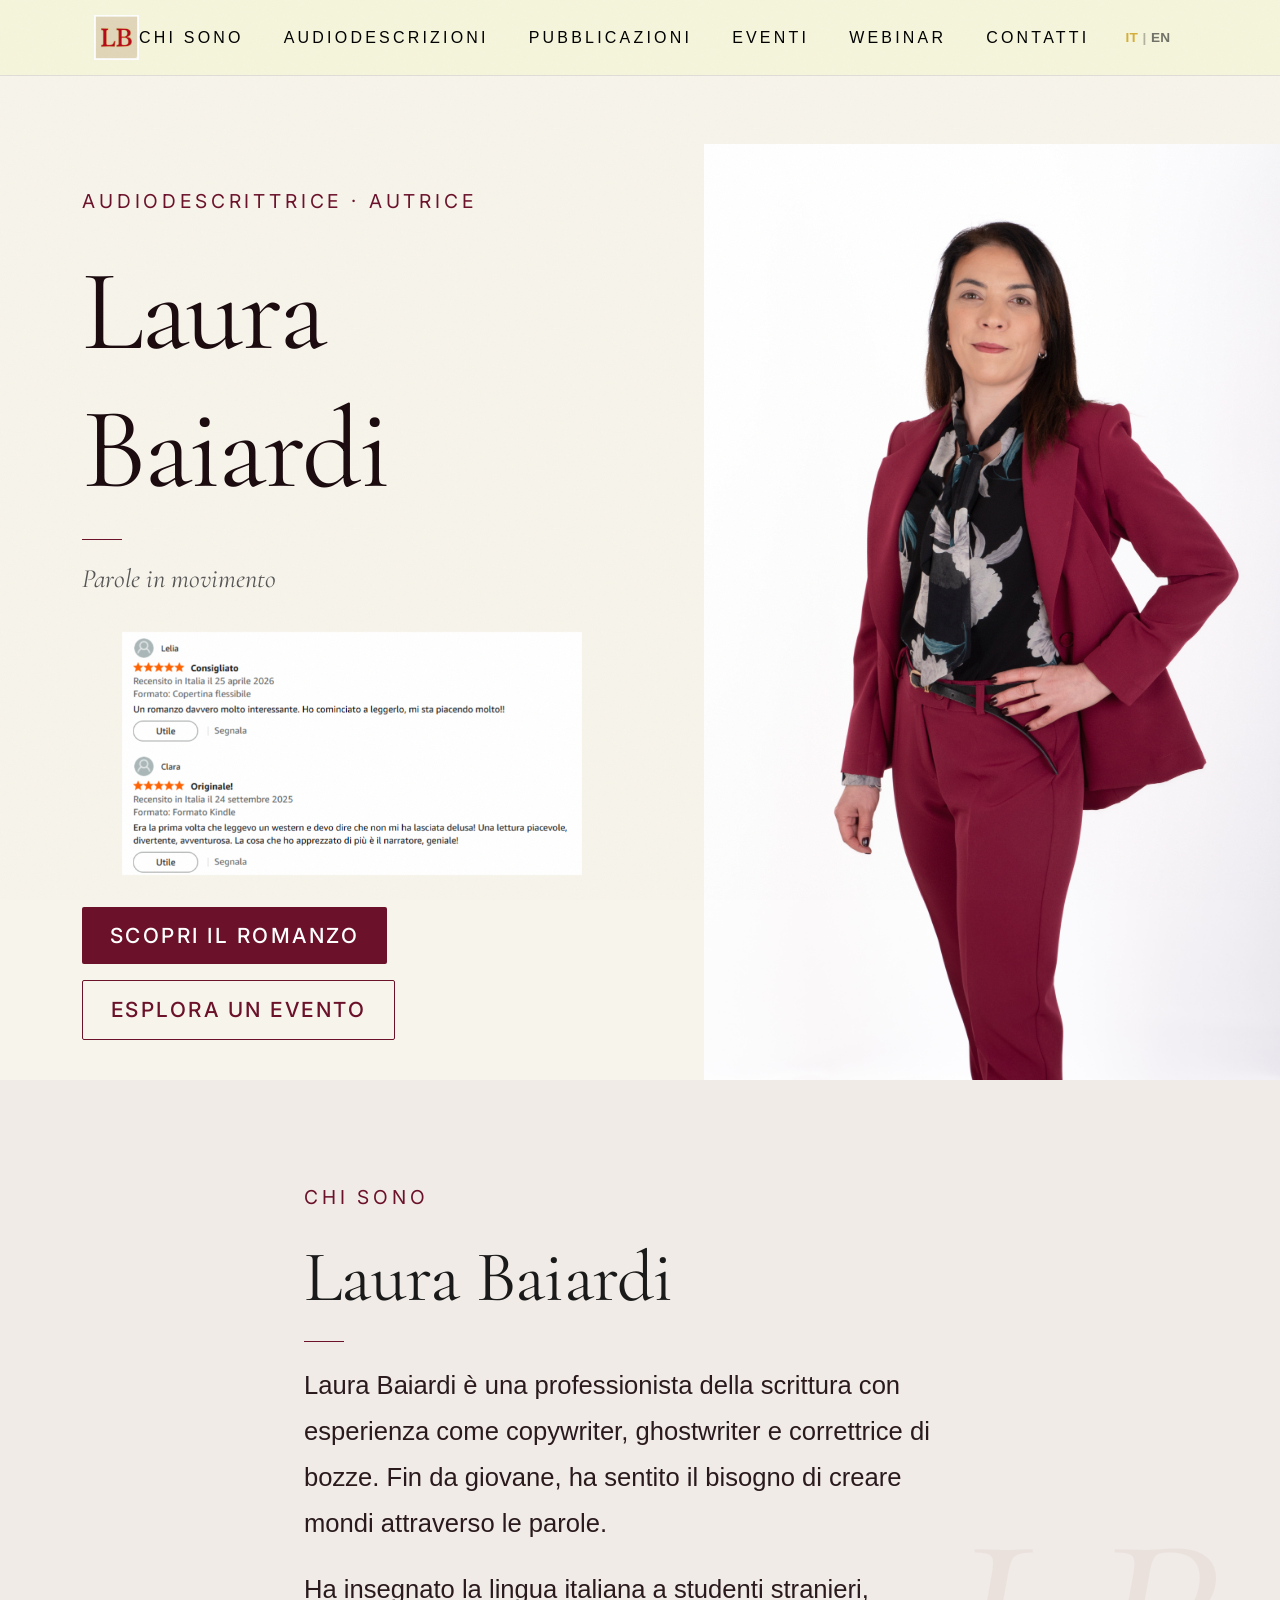
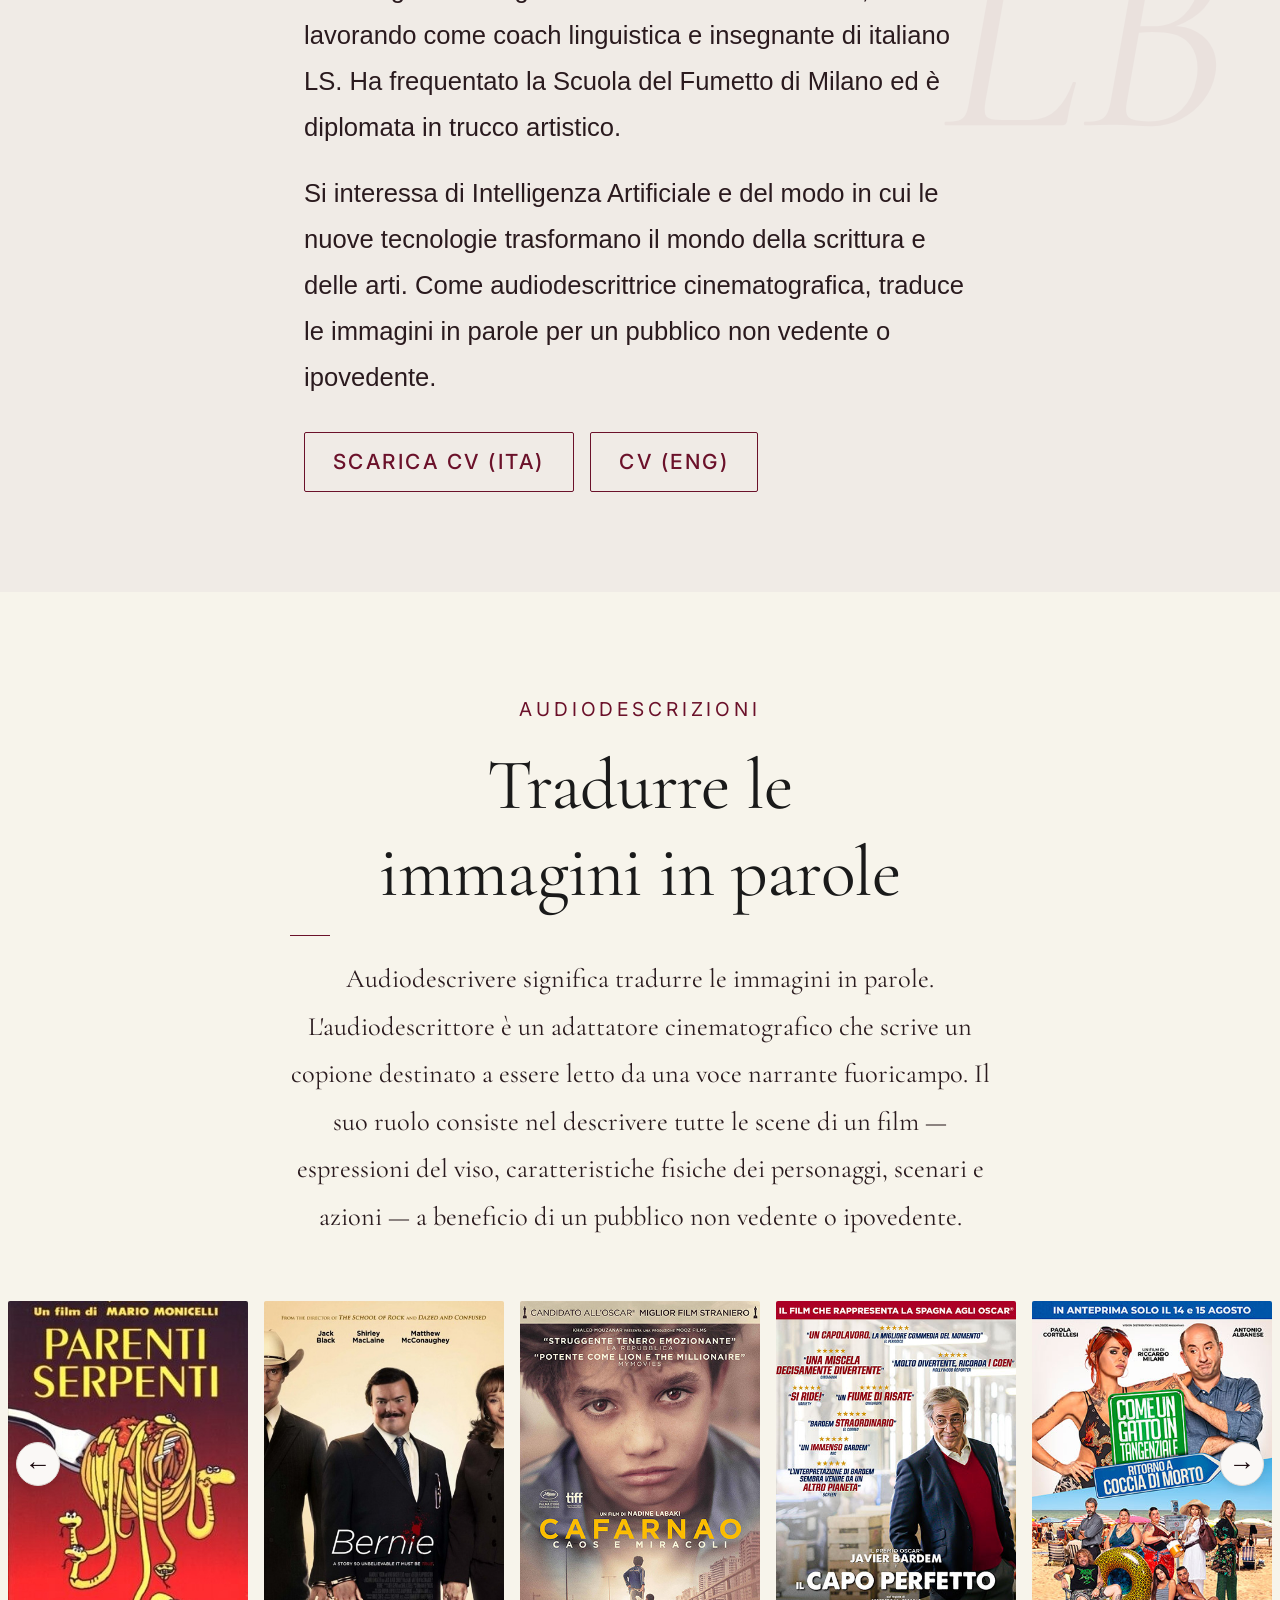
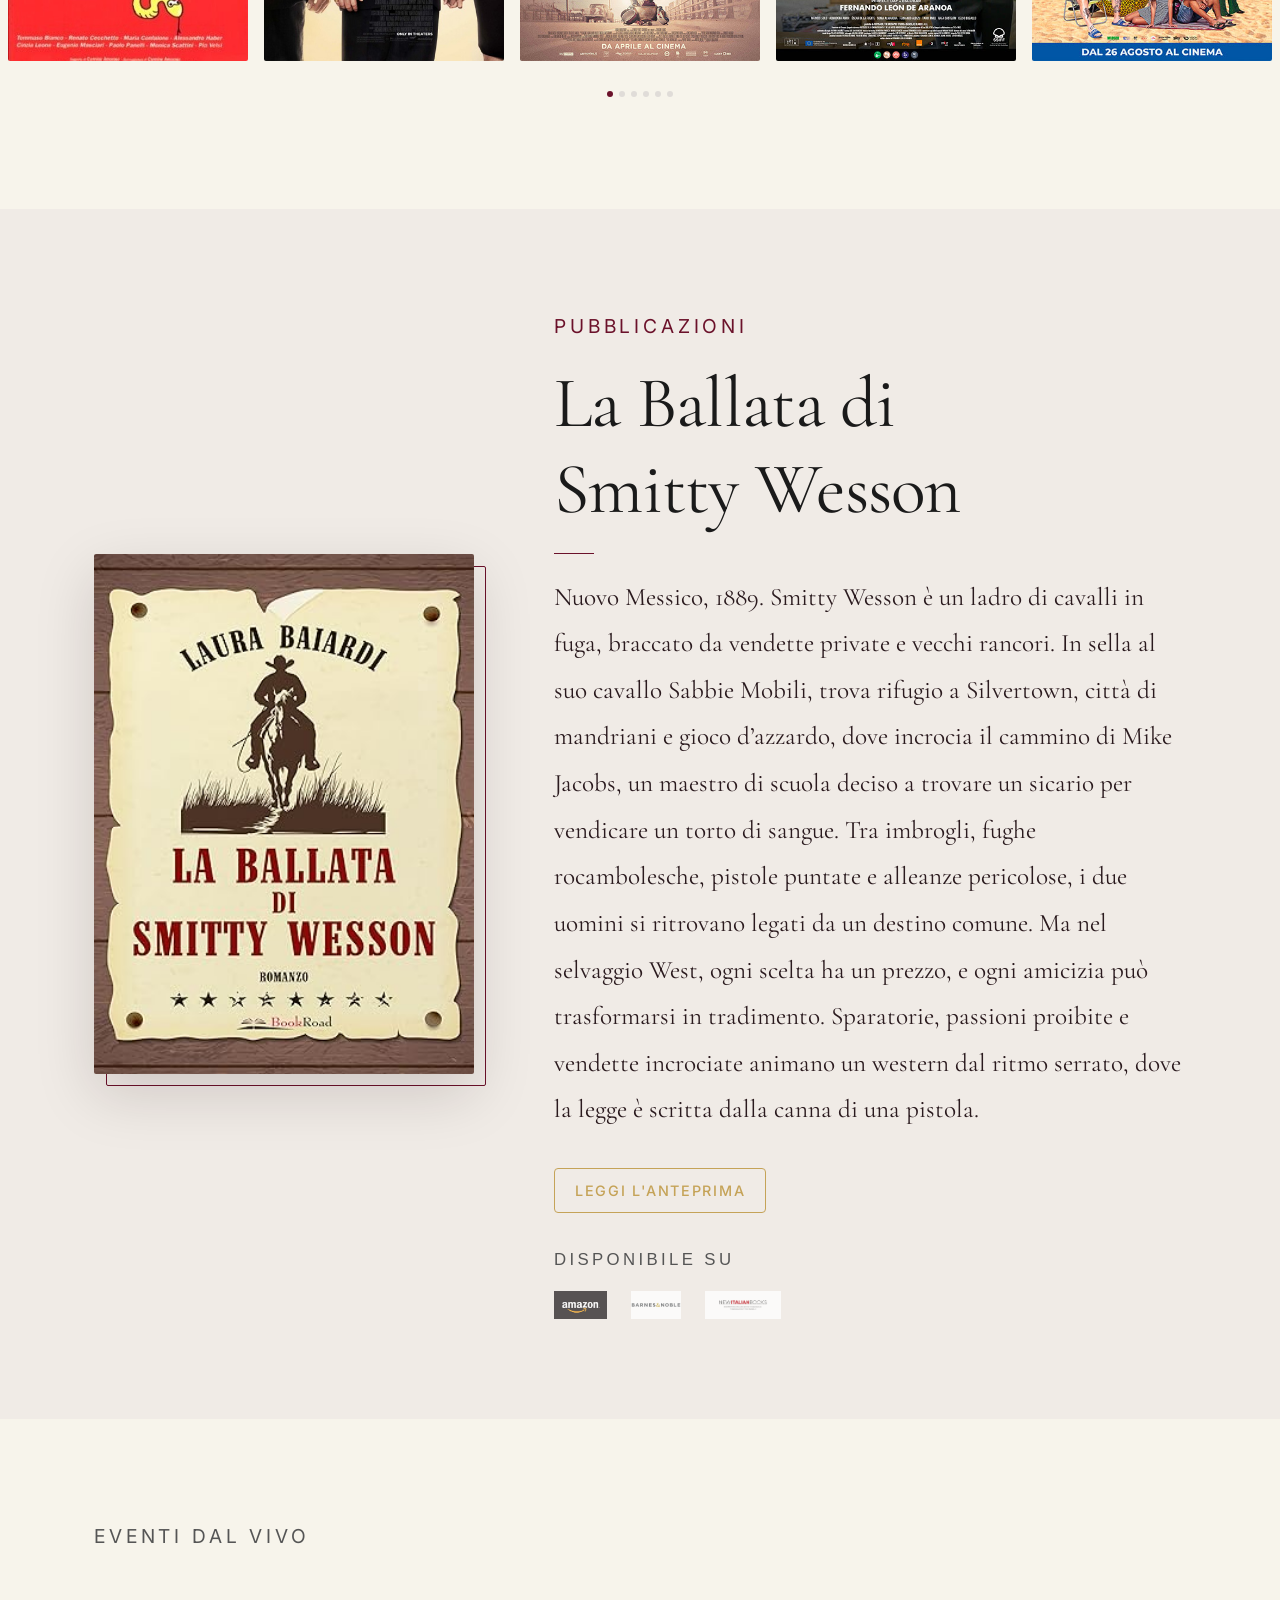
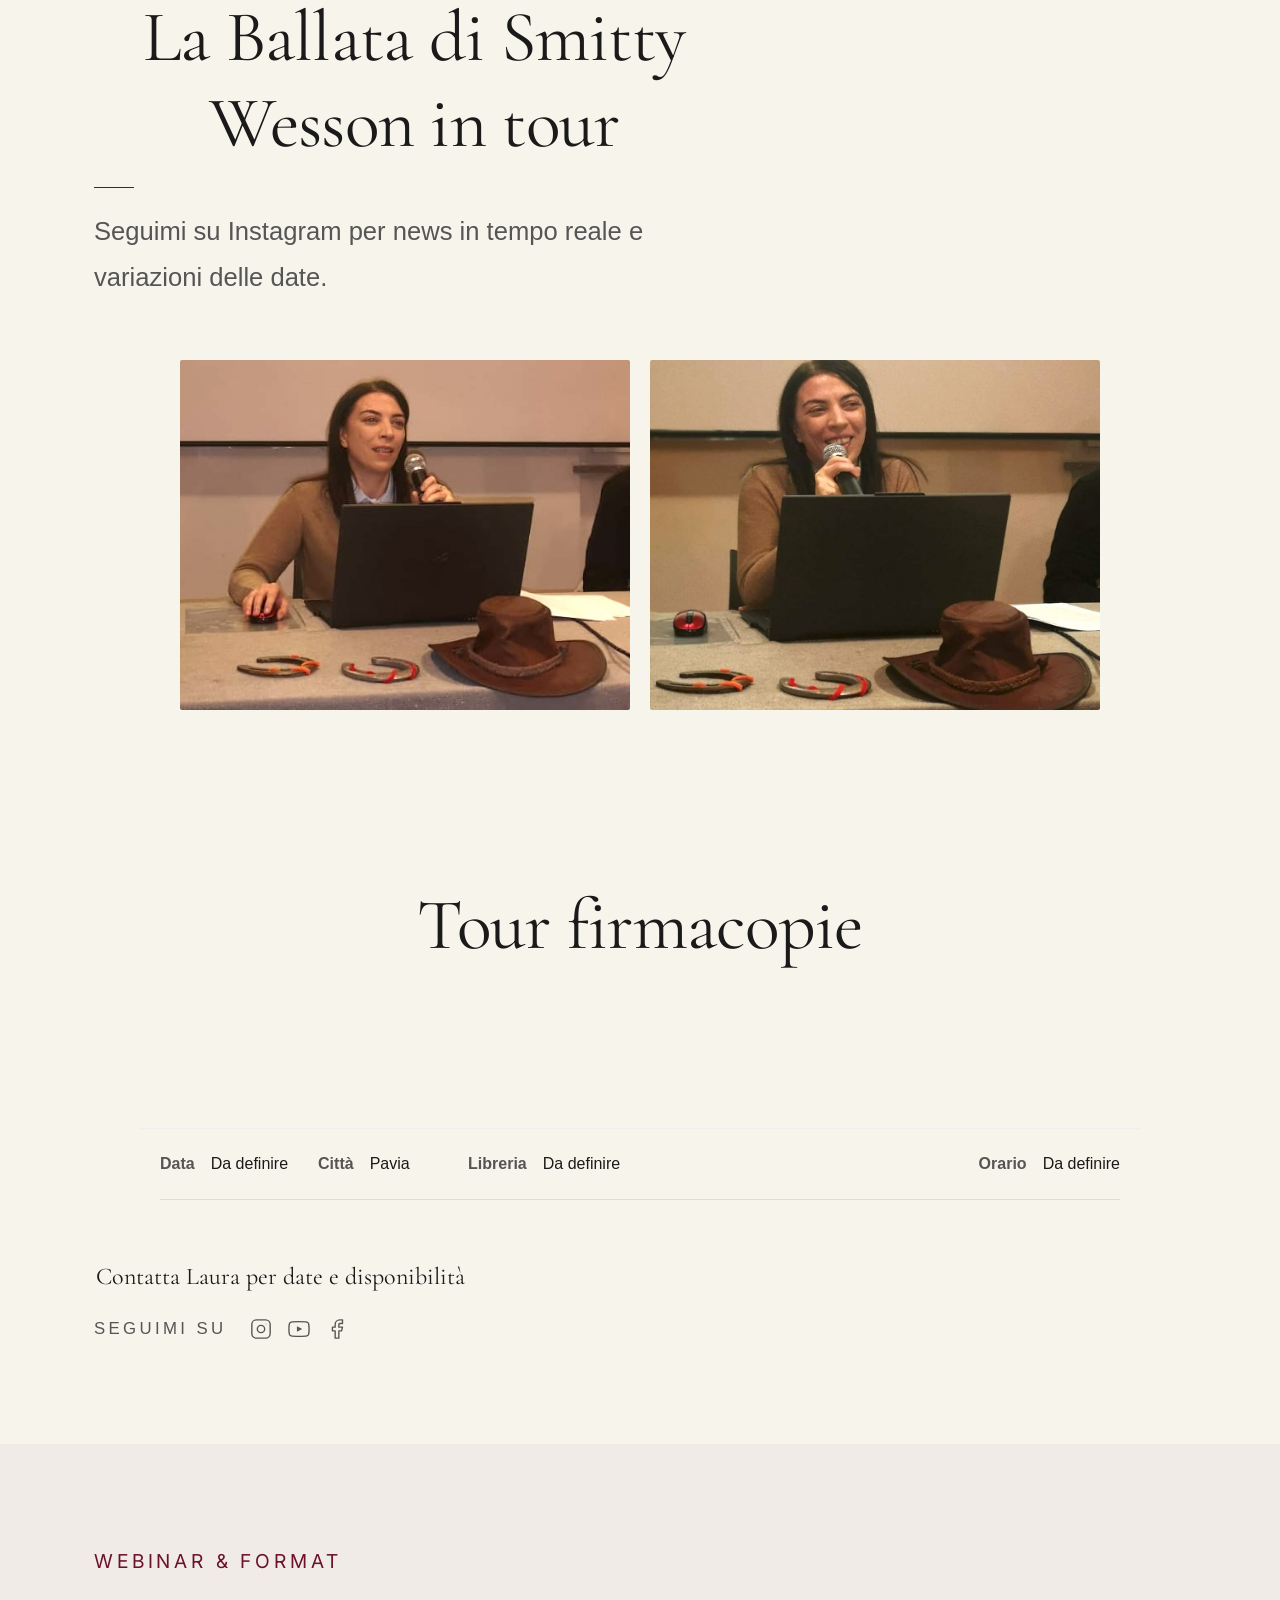
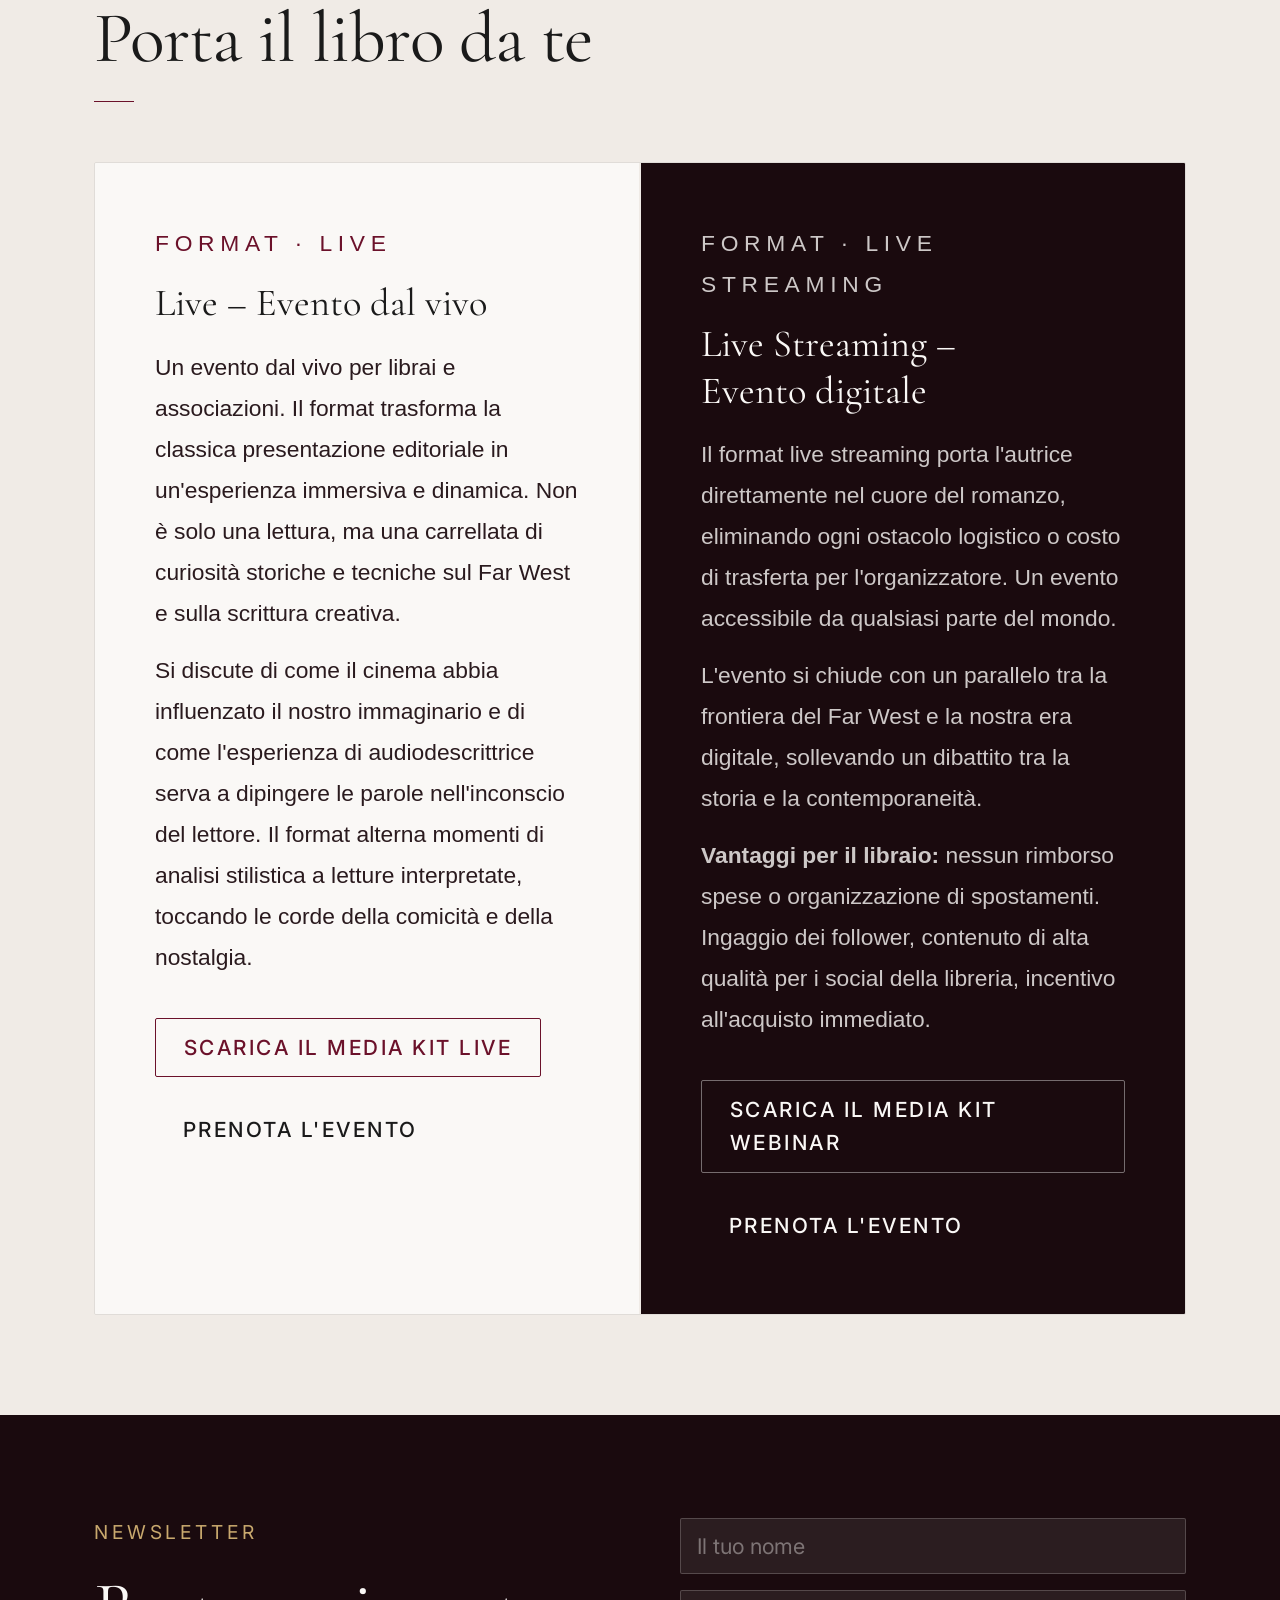
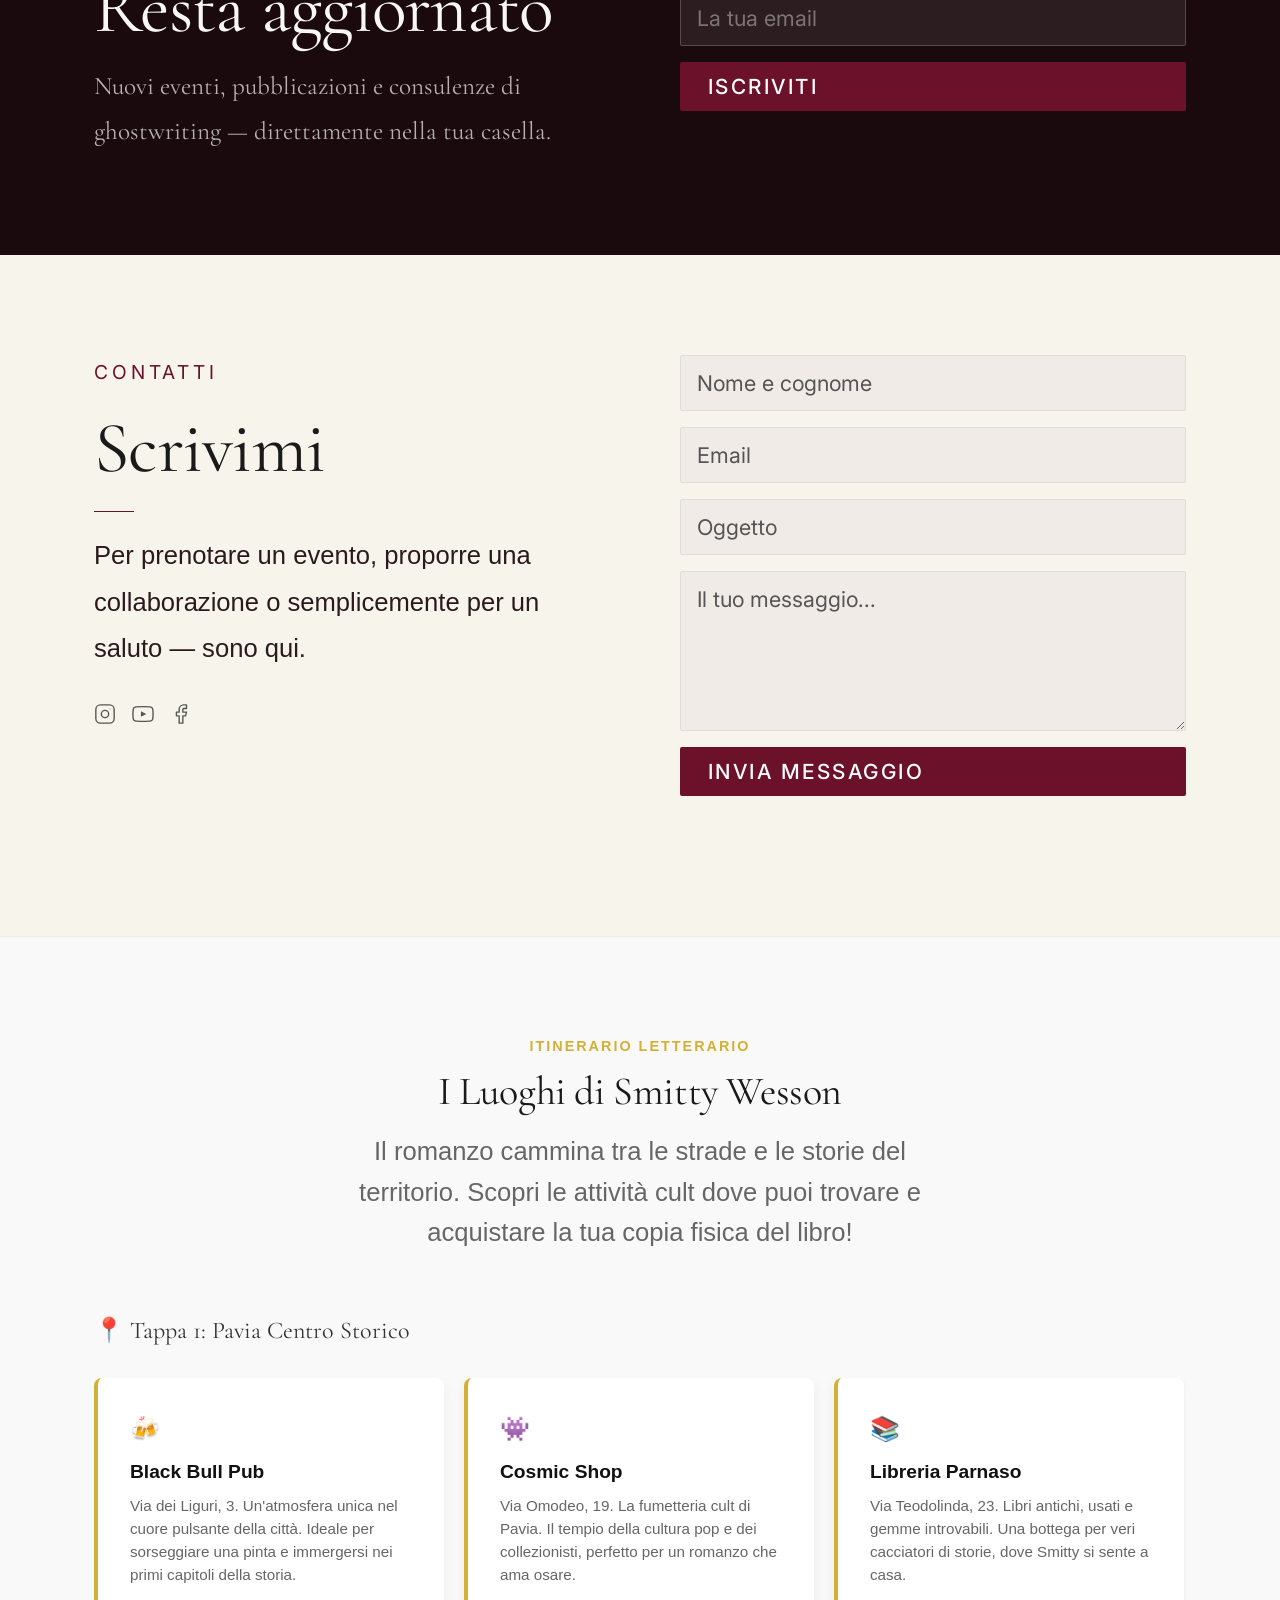
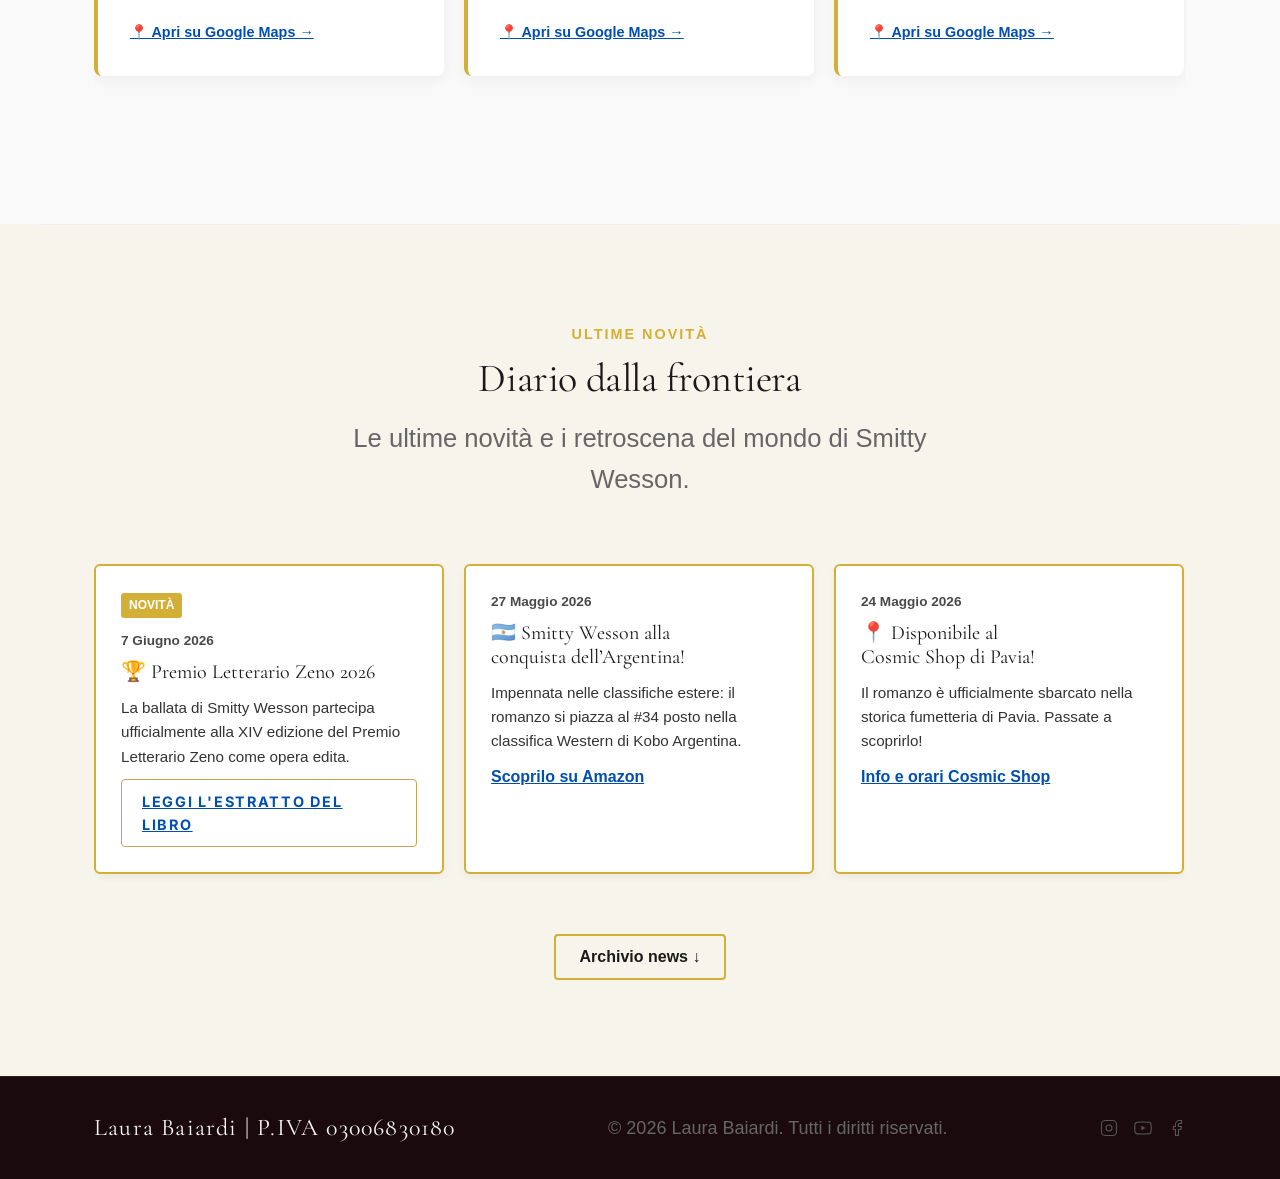
<file: index.html>
<!DOCTYPE html>
<html lang="it">
<head>
  <meta charset="UTF-8">
  <meta name="viewport" content="width=device-width, initial-scale=1.0">
  <link rel="icon" type="image/png" href="./assets/images/nuova_favicon.png?v=9">
  <script defer src="https://analytics.umami.is/script.js" data-website-id="9b18f62e-2c84-4724-9e59-43e982ee296f"></script>

  <!-- SEO Primary -->
  <title>Laura Baiardi – Audiodescrittrice e Autrice | laurabaiardi.com</title>
  <meta name="description" content="Laura Baiardi è audiodescrittrice cinematografica e autrice del romanzo La Ballata di Smitty Wesson. Scopri il suo lavoro, gli eventi dal vivo e i webinar.">
  <meta name="keywords" content="Laura Baiardi, audiodescrittrice, audiodescrizione, La Ballata di Smitty Wesson, autrice italiana, eventi letterari, webinar audiodescrizione, copywriter">
  <link rel="canonical" href="https://www.laurabaiardi.com/">

  <!-- Open Graph -->
  <meta property="og:title" content="Laura Baiardi – Audiodescrittrice e Autrice">
  <meta property="og:description" content="Audiodescrittrice cinematografica e autrice di La Ballata di Smitty Wesson. Scopri eventi, webinar e pubblicazioni.">
  <meta property="og:image" content="https://www.laurabaiardi.com/assets/images/foto-hero.jpg">
  <meta property="og:url" content="https://www.laurabaiardi.com/">
  <meta property="og:type" content="website">
  <meta property="og:locale" content="it_IT">

  <!-- Twitter Card -->
  <meta name="twitter:card" content="summary_large_image">
  <meta name="twitter:title" content="Laura Baiardi – Audiodescrittrice e Autrice">
  <meta name="twitter:description" content="Audiodescrittrice cinematografica e autrice di La Ballata di Smitty Wesson.">
  <meta name="twitter:image" content="https://www.laurabaiardi.com/assets/images/foto-hero.jpg">

  <!-- JSON-LD Person -->
  <script type="application/ld+json">
  {
    "@context": "https://schema.org",
    "@type": "Person",
    "name": "Laura Baiardi",
    "jobTitle": "Audiodescrittrice e Autrice",
    "url": "https://www.laurabaiardi.com",
    "sameAs": [
      "https://www.instagram.com/laurabaiardi.novels/",
      "https://www.youtube.com/@laurabaiardi.novels",
      "https://www.facebook.com/laurabaiardi.novels",
      "https://www.amazon.it/ballata-Smitty-Wesson-Laura-Baiardi/dp/8833222195/"
    ]
  }
  </script>

  <!-- JSON-LD Book -->
  <script type="application/ld+json">
  {
    "@context": "https://schema.org",
    "@type": "Book",
    "name": "La Ballata di Smitty Wesson",
    "author": { "@type": "Person", "name": "Laura Baiardi" },
    "isbn": "8833222195",
    "inLanguage": "it",
    "url": "https://www.amazon.it/ballata-Smitty-Wesson-Laura-Baiardi/dp/8833222195/"
  }
  </script>

  <!-- Fonts -->
  <link rel="preconnect" href="https://fonts.googleapis.com">
  <link rel="preconnect" href="https://fonts.gstatic.com" crossorigin>
  <link href="https://fonts.googleapis.com/css2?family=Cormorant+Garamond:ital,wght@0,300;0,400;0,600;1,300;1,400&family=Inter:wght@300;400;500;600&display=swap" rel="stylesheet">

  <link rel="stylesheet" href="style.css">
</head>
<body>

  <a href="#hero" class="skip-link">Vai al contenuto principale</a>

  <nav class="nav" id="nav">
  <div class="container nav__inner">
    <a href="#hero" class="nav__logo">
      <img src="./assets/images/LB.png" alt="Logo LB" class="nav__logo-img">
    </a>
    
    <ul class="nav__links" id="navLinks">
      <li><a href="#chi-sono" class="nav__link">Chi sono</a></li>
      <li><a href="#audiodescrizioni" class="nav__link">Audiodescrizioni</a></li>
      <li><a href="#pubblicazioni" class="nav__link">Pubblicazioni</a></li>
      <li><a href="#eventi" class="nav__link">Eventi</a></li>
      <li><a href="#webinar" class="nav__link">Webinar</a></li>
      <li><a href="#contatti" class="nav__link nav__link--cta">Contatti</a></li>
    </ul>

    <div class="nav__lang-switcher" style="display: inline-flex; align-items: center; gap: 0.3rem; margin-left: auto; margin-right: 1rem; font-size: 0.85rem; font-weight: 600; font-family: inherit;">
      <a href="#" style="text-decoration: none; color: #d4af37; pointer-events: none;">IT</a>
      <span style="opacity: 0.3; color: currentColor;">|</span>
      <a href="en/index.html" style="text-decoration: none; color: currentColor; opacity: 0.6;">EN</a>
    </div>

    <button class="nav__hamburger" id="hamburger" aria-label="Menu" aria-expanded="false">
      <span></span><span></span><span></span>
    </button>
  </div>
</nav>

<div class="nav-overlay" id="navOverlay">
  <button class="nav-overlay__close" id="navClose" aria-label="Chiudi menu">✕</button>
  <ul class="nav-overlay__links">
    <li><a href="#chi-sono" class="nav-overlay__link">Chi Sono</a></li>
    <li><a href="#audiodescrizioni" class="nav-overlay__link">Audiodescrizioni</a></li>
    <li><a href="#pubblicazioni" class="nav-overlay__link">Pubblicazioni</a></li>
    <li><a href="#eventi" class="nav-overlay__link">Eventi</a></li>
    <li><a href="#webinar" class="nav-overlay__link">Webinar</a></li>
    <li><a href="#contatti" class="nav-overlay__link">Contatti</a></li>
  </ul>
</div>
  <section class="hero" id="hero">
  <div class="hero__content">
    <p class="section-label">Audiodescrittrice · Autrice</p>
    <h1 class="hero__name">Laura<br>Baiardi</h1>
    <div class="divider"></div>
    <p class="hero__tagline"><em>Parole in movimento</em></p>
    <div class="hero__reviews">
      <a href="https://www.amazon.it/ballata-Smitty-Wesson-Laura-Baiardi/dp/8833222195/#customerReviews"
         target="_blank" rel="noopener" class="hero__reviews-link">
       <img src="assets/images/recensioni.png"
             alt="Recensioni 5 stelle su Amazon per La Ballata di Smitty Wesson"
             class="hero__reviews-img"
             width="460">
      </a>
    </div>
    <div class="hero__actions">
  <a href="#pubblicazioni" class="btn btn--primary">Scopri il romanzo</a>
  <a href="#webinar" class="btn btn--outline">Esplora un evento</a>
  </div>
  </div>
  <div class="hero__image-wrap">
    <img src="assets/images/foto-hero.jpg"
         alt="Laura Baiardi, audiodescrittrice e autrice"
         class="hero__image"
         fetchpriority="high"
         width="800" height="1000">
  </div>
</section>
  <section class="section section--alt chi-sono" id="chi-sono">
  <div class="container chi-sono__inner">
    <div class="chi-sono__text">
      <p class="section-label">Chi Sono</p>
      <h2>Laura Baiardi</h2>
      <div class="divider"></div>
      <p>Laura Baiardi è una professionista della scrittura con esperienza come copywriter, ghostwriter e correttrice di bozze. Fin da giovane, ha sentito il bisogno di creare mondi attraverso le parole.</p>
      <p>Ha insegnato la lingua italiana a studenti stranieri, lavorando come coach linguistica e insegnante di italiano LS. Ha frequentato la Scuola del Fumetto di Milano ed è diplomata in trucco artistico.</p>
      <p>Si interessa di Intelligenza Artificiale e del modo in cui le nuove tecnologie trasformano il mondo della scrittura e delle arti. Come audiodescrittrice cinematografica, traduce le immagini in parole per un pubblico non vedente o ipovedente.</p>
      <div class="chi-sono__actions">
        <a href="assets/pdf/cv-ita.pdf" target="_blank" class="btn btn--outline" data-umami-event="download-cv">Scarica CV (ITA)</a>
        <a href="assets/pdf/cv-eng.pdf" target="_blank" class="btn btn--outline" data-umami-event="download-cv-eng">CV (ENG)</a>
      </div>
    </div>
  </div>
</section>
  <section class="section audiodescrizioni" id="audiodescrizioni">
  <div class="container">
    <div class="audiodescrizioni__intro">
      <p class="section-label">Audiodescrizioni</p>
      <h2>Tradurre le immagini in parole</h2>
      <div class="divider"></div>
      <p class="audiodescrizioni__def">Audiodescrivere significa tradurre le immagini in parole. L'audiodescrittore è un adattatore cinematografico che scrive un copione destinato a essere letto da una voce narrante fuoricampo. Il suo ruolo consiste nel descrivere tutte le scene di un film — espressioni del viso, caratteristiche fisiche dei personaggi, scenari e azioni — a beneficio di un pubblico non vedente o ipovedente.</p>
    </div>
  </div>
  <div class="carousel" id="carouselPosters" data-carousel="posters">
    <div class="carousel__track-wrap">
      <div class="carousel__track">
        <div class="carousel__item"><img src="assets/images/posters/poster-01.jpg" alt="Locandina film 1" loading="lazy"></div>
        <div class="carousel__item"><img src="assets/images/posters/poster-02.jpg" alt="Locandina film 2" loading="lazy"></div>
        <div class="carousel__item"><img src="assets/images/posters/poster-03.jpg" alt="Locandina film 3" loading="lazy"></div>
        <div class="carousel__item"><img src="assets/images/posters/poster-04.jpg" alt="Locandina film 4" loading="lazy"></div>
        <div class="carousel__item"><img src="assets/images/posters/poster-05.jpg" alt="Locandina film 5" loading="lazy"></div>
        <div class="carousel__item"><img src="assets/images/posters/poster-06.jpg" alt="Locandina film 6" loading="lazy"></div>
        <div class="carousel__item"><img src="assets/images/posters/poster-07.jpg" alt="Locandina film 7" loading="lazy"></div>
        <div class="carousel__item"><img src="assets/images/posters/poster-08.jpg" alt="Locandina film 8" loading="lazy"></div>
        <div class="carousel__item"><img src="assets/images/posters/poster-09.jpg" alt="Locandina film 9" loading="lazy"></div>
        <div class="carousel__item"><img src="assets/images/posters/poster-10.jpg" alt="Locandina film 10" loading="lazy"></div>
        <div class="carousel__item"><img src="assets/images/posters/poster-11.jpg" alt="Locandina film 11" loading="lazy"></div>
        <div class="carousel__item"><img src="assets/images/posters/poster-12.jpg" alt="Locandina film 12" loading="lazy"></div>
        <div class="carousel__item"><img src="assets/images/posters/poster-13.jpg" alt="Locandina film 13" loading="lazy"></div>
        <div class="carousel__item"><img src="assets/images/posters/poster-14.jpg" alt="Locandina film 14" loading="lazy"></div>
        <div class="carousel__item"><img src="assets/images/posters/poster-15.jpg" alt="Locandina film 15" loading="lazy"></div>
        <div class="carousel__item"><img src="assets/images/posters/poster-16.jpg" alt="Locandina film 16" loading="lazy"></div>
        <div class="carousel__item"><img src="assets/images/posters/poster-17.jpg" alt="Locandina film 17" loading="lazy"></div>
        <div class="carousel__item"><img src="assets/images/posters/poster-18.jpg" alt="Locandina film 18" loading="lazy"></div>
        <div class="carousel__item"><img src="assets/images/posters/poster-19.jpg" alt="Locandina film 19" loading="lazy"></div>
        <div class="carousel__item"><img src="assets/images/posters/poster-20.jpg" alt="Locandina film 20" loading="lazy"></div>
        <div class="carousel__item"><img src="assets/images/posters/poster-21.jpg" alt="Locandina film 21" loading="lazy"></div>
        <div class="carousel__item"><img src="assets/images/posters/poster-22.jpg" alt="Locandina film 22" loading="lazy"></div>
        <div class="carousel__item"><img src="assets/images/posters/poster-23.jpg" alt="Locandina film 23" loading="lazy"></div>
        <div class="carousel__item"><img src="assets/images/posters/poster-24.jpg" alt="Locandina film 24" loading="lazy"></div>
        <div class="carousel__item"><img src="assets/images/posters/poster-25.jpg" alt="Locandina film 25" loading="lazy"></div>
        <div class="carousel__item"><img src="assets/images/posters/poster-26.jpg" alt="Locandina film 26" loading="lazy"></div>
        <div class="carousel__item"><img src="assets/images/posters/poster-27.jpg" alt="Locandina film 27" loading="lazy"></div>
      </div>
    </div>
    <button class="carousel__btn carousel__btn--prev" aria-label="Precedente">&#8592;</button>
    <button class="carousel__btn carousel__btn--next" aria-label="Successivo">&#8594;</button>
    <div class="carousel__dots" id="dotsPoster"></div>
  </div>
</section>
  <section class="section section--alt pubblicazioni" id="pubblicazioni">
  <div class="container pubblicazioni__inner">
    <div class="pubblicazioni__cover">
      <img src="assets/images/copertina.jpg"
           alt="Copertina del romanzo La Ballata di Smitty Wesson di Laura Baiardi"
           loading="lazy"
           width="380" height="520">
    </div>
    <div class="pubblicazioni__text">
      <p class="section-label">Pubblicazioni</p>
      <h2>La Ballata di Smitty Wesson</h2>
      <div class="divider"></div>
      <p class="pubblicazioni__sinossi">Nuovo Messico, 1889. Smitty Wesson è un ladro di cavalli in fuga, braccato da vendette private e vecchi rancori. In sella al suo cavallo Sabbie Mobili, trova rifugio a Silvertown, città di mandriani e gioco d’azzardo, dove incrocia il cammino di Mike Jacobs, un maestro di scuola deciso a trovare un sicario per vendicare un torto di sangue.
Tra imbrogli, fughe rocambolesche, pistole puntate e alleanze pericolose, i due uomini si ritrovano legati da un destino comune. Ma nel selvaggio West, ogni scelta ha un prezzo, e ogni amicizia può trasformarsi in tradimento.
Sparatorie, passioni proibite e vendette incrociate animano un western dal ritmo serrato, dove la legge è scritta dalla canna di una pistola.</p>
      <p></p></p>
      <a href="https://play.google.com/books/reader?id=XpFuEQAAQBAJ&pg=GBS.PP1&hl=it" target="_blank" class="btn btn--secondary" data-umami-event="click-anteprima-google">Leggi l'anteprima</a>
      <div class="pubblicazioni__links">
        <p class="pubblicazioni__links-label">Disponibile su</p>
        <div class="pubblicazioni__logos">
         <a href="https://amzn.to/3PCUYfR" target="_blank" rel="noopener" aria-label="Acquista su Amazon" data-umami-event="click-acquisto-amazon">
  <img src="assets/images/logo-amazon.webp" alt="Amazon" width="90" height="30" data-umami-event="click-acquisto-amazon">
</a>
          <a href="https://www.barnesandnoble.com/w/la-ballata-di-smitty-wesson-laura-baiardi/1147813923?ean=9788833227290"
             target="_blank" rel="noopener" aria-label="Acquista su Barnes &amp; Noble">
            <img src="assets/images/logo-bn.png" alt="Barnes &amp; Noble" width="90" height="30">
          </a>
          <a href="https://www.newitalianbooks.it/la-ballata-di-smitty-wesson/"
             target="_blank" rel="noopener" aria-label="Vedi su New Italian Books">
            <img src="assets/images/logo-nib.png" alt="New Italian Books" width="90" height="30">
          </a>
        </div>
      </div>
    </div>
  </div>
</section>
  <section class="section eventi" id="eventi">
  <div class="container">
    <div class="eventi__header">
      <p class="section-label">Eventi dal vivo</p>
      <h2>La Ballata di Smitty Wesson in tour</h2>
      <div class="divider"></div>
      <p>Seguimi su Instagram per news in tempo reale e variazioni delle date.</p>
    </div>
  </div>
  <div class="eventi__gallery">
    <img src="assets/images/eventi/evento-02-new.jpg" alt="Evento dal vivo Laura Baiardi" loading="lazy">
    <img src="assets/images/eventi/evento-03-new.jpg" alt="Evento dal vivo Laura Baiardi" loading="lazy">
  </div>
    <section id="eventi" class="section">
  <h2 class="section__title">Tour firmacopie</h2>

  <!--<div class="eventi__gallery">
    ...
  </div> -->
</section>
  </div>
<div class="calendario-tour">
  <div class="tour-row">
    <div data-label="Data">Da definire</div>
    <div data-label="Città">Pavia</div>
    <div data-label="Libreria">Da definire</div>
    <div data-label="Orario">Da definire</div>
  </div>
</div>
  <div class="container">
    <table class="eventi__table">
      <tbody>
        <tr>
          <td>Contatta Laura per date e disponibilità</td>
        </tr>
      </tbody>
    </table>
    <!-- <div class="eventi__actions">
      <a href="assets/pdf/media-kit.pdf" download class="btn btn--primary">Scarica il Media Kit</a>
      <a href="#contatti" class="btn btn--outline">Prenota l'evento</a>
    </div> -->
    <div class="eventi__social">
      <p class="eventi__social-label">Seguimi su</p>
      <div class="eventi__social-links">
        <a href="https://www.instagram.com/laurabaiardi.novels/" target="_blank" rel="noopener" aria-label="Instagram" class="social-icon">
          <svg width="22" height="22" viewBox="0 0 24 24" fill="none" stroke="currentColor" stroke-width="1.5" stroke-linecap="round" stroke-linejoin="round"><rect x="2" y="2" width="20" height="20" rx="5"/><circle cx="12" cy="12" r="4"/><circle cx="17.5" cy="6.5" r="0.5" fill="currentColor" stroke="none"/></svg>
        </a>
        <a href="https://www.youtube.com/@laurabaiardi.novels" target="_blank" rel="noopener" aria-label="YouTube" class="social-icon">
          <svg width="22" height="22" viewBox="0 0 24 24" fill="none" stroke="currentColor" stroke-width="1.5" stroke-linecap="round" stroke-linejoin="round"><path d="M22.54 6.42a2.78 2.78 0 0 0-1.95-1.96C18.88 4 12 4 12 4s-6.88 0-8.59.46a2.78 2.78 0 0 0-1.95 1.96A29 29 0 0 0 1 12a29 29 0 0 0 .46 5.58 2.78 2.78 0 0 0 1.95 1.95C5.12 20 12 20 12 20s6.88 0 8.59-.47a2.78 2.78 0 0 0 1.95-1.95A29 29 0 0 0 23 12a29 29 0 0 0-.46-5.58z"/><polygon points="9.75 15.02 15.5 12 9.75 8.98 9.75 15.02" fill="currentColor" stroke="none"/></svg>
        </a>
        <a href="https://www.facebook.com/laurabaiardi.novels" target="_blank" rel="noopener" aria-label="Facebook" class="social-icon">
          <svg width="22" height="22" viewBox="0 0 24 24" fill="none" stroke="currentColor" stroke-width="1.5" stroke-linecap="round" stroke-linejoin="round"><path d="M18 2h-3a5 5 0 0 0-5 5v3H7v4h3v8h4v-8h3l1-4h-4V7a1 1 0 0 1 1-1h3z"/></svg>
        </a>
      </div>
    </div>
  </div>
</section>
  <section class="section section--alt webinar" id="webinar">
  <div class="container">
    <div class="webinar__header">
      <p class="section-label">Webinar &amp; Format</p>
      <h2>Porta il libro da te</h2>
      <div class="divider"></div>
    </div>
    <div class="webinar__cards">
      <div class="webinar__card">
        <p class="webinar__card-label">Format · Live</p>
        <h3>Live – Evento dal vivo</h3>
        <p>Un evento dal vivo per librai e associazioni. Il format trasforma la classica presentazione editoriale in un'esperienza immersiva e dinamica. Non è solo una lettura, ma una carrellata di curiosità storiche e tecniche sul Far West e sulla scrittura creativa.</p>
        <p>Si discute di come il cinema abbia influenzato il nostro immaginario e di come l'esperienza di audiodescrittrice serva a dipingere le parole nell'inconscio del lettore. Il format alterna momenti di analisi stilistica a letture interpretate, toccando le corde della comicità e della nostalgia.</p>
        <a href="assets/pdf/MediakitLive_LaBallatadiSmittyWesson2026 (1).pdf" target="_blank" class="btn btn--outline" data-umami-event="download-mediakit">Scarica il Media Kit Live</a>
        <a href="#contatti" class="btn btn--webinar">Prenota l'evento</a>
      </div>
      <div class="webinar__card webinar__card--dark">
        <p class="webinar__card-label webinar__card-label--light">Format · Live Streaming</p>
        <h3>Live Streaming – Evento digitale</h3>
        <p>Il format live streaming porta l'autrice direttamente nel cuore del romanzo, eliminando ogni ostacolo logistico o costo di trasferta per l'organizzatore. Un evento accessibile da qualsiasi parte del mondo.</p>
        <p>L'evento si chiude con un parallelo tra la frontiera del Far West e la nostra era digitale, sollevando un dibattito tra la storia e la contemporaneità. <p><strong>Vantaggi per il libraio:</strong> nessun rimborso spese o organizzazione di spostamenti. Ingaggio dei follower, contenuto di alta qualità per i social della libreria, incentivo all'acquisto immediato.</p>
        <a href="assets/pdf/MediakitLiveStreaming_LaBallatadiSmittyWesson2026 (1).pdf" target="_blank" class="btn btn--outline-light" data-umami-event="download-mediakit-webinar">Scarica il Media Kit Webinar</a>
        <a href="#contatti" class="btn btn--webinar">Prenota l'evento</a>
      </div>
    </div>
  </div>
</section>
  <section class="section section--dark newsletter" id="newsletter">
  <div class="container newsletter__inner">
    <div class="newsletter__text">
      <p class="section-label section-label--light">Newsletter</p>
      <h2 class="newsletter__title">Resta aggiornato</h2>
      <p class="newsletter__desc">Nuovi eventi, pubblicazioni e consulenze di ghostwriting — direttamente nella tua casella.</p>
    </div>
    <form class="newsletter__form" action="https://formspree.io/f/mlgzoqdy" method="POST" id="formNewsletter">
      <input type="text" name="name" placeholder="Il tuo nome" required class="form-input">
      <input type="email" name="email" placeholder="La tua email" required class="form-input">
      <input type="hidden" name="_subject" value="Iscrizione newsletter laurabaiardi.com">
      <button type="submit" class="btn btn--primary">Iscriviti</button>
      <p class="form-feedback" id="feedbackNewsletter"></p>
    </form>
  </div>
</section>
  <section class="section contatti" id="contatti">
  <div class="container contatti__inner">
    <div class="contatti__text">
      <p class="section-label">Contatti</p>
      <h2>Scrivimi</h2>
      <div class="divider"></div>
      <p>Per prenotare un evento, proporre una collaborazione o semplicemente per un saluto — sono qui.</p>
      <div class="contatti__social">
        <a href="https://www.instagram.com/laurabaiardi.novels/" target="_blank" rel="noopener" class="social-icon" aria-label="Instagram">
          <svg width="22" height="22" viewBox="0 0 24 24" fill="none" stroke="currentColor" stroke-width="1.5" stroke-linecap="round" stroke-linejoin="round"><rect x="2" y="2" width="20" height="20" rx="5"/><circle cx="12" cy="12" r="4"/><circle cx="17.5" cy="6.5" r="0.5" fill="currentColor" stroke="none"/></svg>
        </a>
        <a href="https://www.youtube.com/@laurabaiardi.novels" target="_blank" rel="noopener" class="social-icon" aria-label="YouTube">
          <svg width="22" height="22" viewBox="0 0 24 24" fill="none" stroke="currentColor" stroke-width="1.5" stroke-linecap="round" stroke-linejoin="round"><path d="M22.54 6.42a2.78 2.78 0 0 0-1.95-1.96C18.88 4 12 4 12 4s-6.88 0-8.59.46a2.78 2.78 0 0 0-1.95 1.96A29 29 0 0 0 1 12a29 29 0 0 0 .46 5.58 2.78 2.78 0 0 0 1.95 1.95C5.12 20 12 20 12 20s6.88 0 8.59-.47a2.78 2.78 0 0 0 1.95-1.95A29 29 0 0 0 23 12a29 29 0 0 0-.46-5.58z"/><polygon points="9.75 15.02 15.5 12 9.75 8.98 9.75 15.02" fill="currentColor" stroke="none"/></svg>
        </a>
        <a href="https://www.facebook.com/laurabaiardi.novels" target="_blank" rel="noopener" class="social-icon" aria-label="Facebook">
          <svg width="22" height="22" viewBox="0 0 24 24" fill="none" stroke="currentColor" stroke-width="1.5" stroke-linecap="round" stroke-linejoin="round"><path d="M18 2h-3a5 5 0 0 0-5 5v3H7v4h3v8h4v-8h3l1-4h-4V7a1 1 0 0 1 1-1h3z"/></svg>
        </a>
      </div>
    </div>
    <form class="contatti__form" action="https://formsubmit.co/ajax/3f1b21bf5306eb3780d849dab47ce49b" method="POST" id="formContatti">
      <input type="text" name="name" placeholder="Nome e cognome" required class="form-input">
      <input type="email" name="email" placeholder="Email" required class="form-input">
      <input type="text" name="oggetto" placeholder="Oggetto" class="form-input">
      <textarea name="message" placeholder="Il tuo messaggio..." required rows="5" class="form-input form-textarea"></textarea>
      <input type="hidden" name="_subject" value="Contatto da laurabaiardi.com">
      <button type="submit" class="btn btn--primary">Invia messaggio</button>
      <p class="form-feedback" id="feedbackContatti"></p>
    </form>
  </div>
</section>
<section class="roadmap" id="roadmap" style="padding: 6rem 0; background-color: #f9f9f9; border-top: 1px solid #eee;">
  <div class="container">
    
    <div style="text-align: center; margin-bottom: 4rem;">
      <span style="color: #d4af37; text-transform: uppercase; letter-spacing: 2px; font-weight: bold; font-size: 0.9rem;">Itinerario Letterario</span>
      <h2 style="font-size: 2.5rem; margin-top: 0.5rem; margin-bottom: 1rem;">I Luoghi di Smitty Wesson</h2>
      <p style="max-width: 600px; margin: 0 auto; color: #666; line-height: 1.6;">
        Il romanzo cammina tra le strade e le storie del territorio. Scopri le attività cult dove puoi trovare e acquistare la tua copia fisica del libro!
      </p>
    </div>

    <div style="margin-bottom: 2rem;">
      <h3 style="font-size: 1.5rem; margin-bottom: 2rem; color: #333; display: flex; align-items: center; gap: 0.5rem;">
        📍 Tappa 1: Pavia Centro Storico
      </h3>
      
      <div class="gallery-container">
        <div class="gallery-track">
          
          <div class="news-box" style="border: none; border-left: 4px solid #d4af37; background: white; padding: 2rem; border-radius: 8px; box-shadow: 0 4px 15px rgba(0,0,0,0.05); display: flex; flex-direction: column; justify-content: space-between;">
            <div>
              <div style="font-size: 1.5rem; margin-bottom: 0.5rem;">🍻</div>
              <h4 style="font-size: 1.2rem; margin-bottom: 0.5rem; color: #111;">Black Bull Pub</h4>
              <p style="color: #666; font-size: 0.95rem; line-height: 1.5; margin-bottom: 1.5rem;">Via dei Liguri, 3. Un'atmosfera unica nel cuore pulsante della città. Ideale per sorseggiare una pinta e immergersi nei primi capitoli della storia.</p>
            </div>
            <a href="https://maps.google.com/?q=Black+Bull+Pub+Pavia" target="_blank" rel="noopener" style="display: inline-block; text-decoration: underline; color: #004fb0; font-weight: bold; font-size: 0.9rem;">📍 Apri su Google Maps →</a>
          </div>

          <div class="news-box" style="border: none; border-left: 4px solid #d4af37; background: white; padding: 2rem; border-radius: 8px; box-shadow: 0 4px 15px rgba(0,0,0,0.05); display: flex; flex-direction: column; justify-content: space-between;">
            <div>
              <div style="font-size: 1.5rem; margin-bottom: 0.5rem;">👾</div>
              <h4 style="font-size: 1.2rem; margin-bottom: 0.5rem; color: #111;">Cosmic Shop</h4>
              <p style="color: #666; font-size: 0.95rem; line-height: 1.5; margin-bottom: 1.5rem;">Via Omodeo, 19. La fumetteria cult di Pavia. Il tempio della cultura pop e dei collezionisti, perfetto per un romanzo che ama osare.</p>
            </div>
            <a href="https://maps.google.com/?q=Cosmic+Shop+Pavia" target="_blank" rel="noopener" style="display: inline-block; text-decoration: underline; color: #004fb0; font-weight: bold; font-size: 0.9rem;">📍 Apri su Google Maps →</a>
          </div>

          <div class="news-box" style="border: none; border-left: 4px solid #d4af37; background: white; padding: 2rem; border-radius: 8px; box-shadow: 0 4px 15px rgba(0,0,0,0.05); display: flex; flex-direction: column; justify-content: space-between;">
            <div>
              <div style="font-size: 1.5rem; margin-bottom: 0.5rem;">📚</div>
              <h4 style="font-size: 1.2rem; margin-bottom: 0.5rem; color: #111;">Libreria Parnaso</h4>
              <p style="color: #666; font-size: 0.95rem; line-height: 1.5; margin-bottom: 1.5rem;">Via Teodolinda, 23. Libri antichi, usati e gemme introvabili. Una bottega per veri cacciatori di storie, dove Smitty si sente a casa.</p>
            </div>
            <a href="https://maps.google.com/?q=Libreria+Parnaso+Pavia" target="_blank" rel="noopener" style="display: inline-block; text-decoration: underline; color: #004fb0; font-weight: bold; font-size: 0.9rem;">📍 Apri su Google Maps →</a>
          </div>

        </div> </div> </div>
  </div>
</section>

<section id="diario-bordo" class="news-section" style="padding: 6rem 0; background-color: #f7f4eb; border-top: 1px solid #eee;">
  <div class="container">
    
    <div style="text-align: center; margin-bottom: 4rem;">
      <span style="color: #d4af37; text-transform: uppercase; letter-spacing: 2px; font-weight: bold; font-size: 0.9rem;">Ultime Novità</span>
      <h2 style="font-size: 2.5rem; margin-top: 0.5rem; margin-bottom: 1rem; color: #1a1a1a;">Diario dalla frontiera</h2>
      <p style="max-width: 600px; margin: 0 auto; color: #666; line-height: 1.6;">
        Le ultime novità e i retroscena del mondo di Smitty Wesson.
      </p>
    </div>

    <div class="gallery-container">
        <div class="gallery-track">
            
           <div class="news-box">
                <span class="news-tag">Novità</span>
                <span class="news-date">7 Giugno 2026</span>
                <h3>🏆 Premio Letterario Zeno 2026</h3>
                <p>La ballata di Smitty Wesson partecipa ufficialmente alla XIV edizione del Premio Letterario Zeno come opera edita.</p>
                <a href="https://play.google.com/books/reader?id=XpFuEQAAQBAJ&pg=GBS.PP1&hl=it" target="_blank" class="btn btn--secondary" data-umami-event="click-news-zeno">Leggi l'estratto del libro</a>
            </div>

            <div class="news-box">
                <span class="news-date">27 Maggio 2026</span>
                <h3>🇦🇷 Smitty Wesson alla conquista dell’Argentina!</h3>
                <p>Impennata nelle classifiche estere: il romanzo si piazza al #34 posto nella classifica Western di Kobo Argentina.</p>
                <a href="https://amzn.to/3RwNCeq" target="_blank" rel="noopener" data-umami-event="click-news-argentina">Scoprilo su Amazon</a>
            </div>
            
            <div class="news-box">
                <span class="news-date">24 Maggio 2026</span>
                <h3>📍 Disponibile al Cosmic Shop di Pavia!</h3>
                <p>Il romanzo è ufficialmente sbarcato nella storica fumetteria di Pavia. Passate a scoprirlo!</p>
                <a href="https://www.facebook.com/Cosmic.Shop.Fumetti" target="_blank" rel="noopener">Info e orari Cosmic Shop</a>
            </div>

            <div class="news-box">
                <span class="news-date">17 Maggio 2026</span>
                <h3>🌍 Il sito diventa bilingue</h3>
                <p>Aperta la rotta internazionale per i lettori d'oltreoceano grazie alla nuova versione in inglese.</p>
            </div>

            <div class="news-box">
                <span class="news-date">15 Marzo 2026</span>
                <h3>📈 Inizia il progetto di promozione</h3>
                <p>Prende avvio il progetto di promozione del romanzo. Aperti i canali social.</p>
            </div>

            <div class="news-box">
                <span class="news-date">18 Novembre 2025</span>
                <h3>🎖️ New Italian Books</h3>
                <p>Il romanzo, dopo avere affrontato una dura selezione, appare nella vetrina del prestigioso sito New Italian Books.</p>
            </div>

        </div> </div> <div class="archive-toggle-container" style="margin-top: 40px; text-align: center;">
        <button id="toggle-archive" class="btn-archive" aria-expanded="false" aria-controls="archive-drawer">
            Archivio news ↓
        </button>
    </div>

    <div id="archive-drawer" class="archive-container hidden">
        <div class="archive-grid">
            
            <div class="news-box-archive">
                <span class="news-date">29 Agosto 2025</span>
                <h3>📖 La prima tiratura</h3>
                <p>I faldoni di stampa prendono vita. Smitty Wesson è ufficialmente negli store delle maggiori librerie online.</p>
            </div>
            
            <div class="news-box-archive">
                <span class="news-date">Estate 2024</span>
                <h3>✍️ La scintilla iniziale</h3>
                <p>BookRoad editore crede in Smitty Wesson e decide di lanciare una campagna di crowdfunding editoriale sul suo sito.</p>
            </div>
            
            <div class="news-box-archive">
                <span class="news-date">Genesi del Progetto</span>
                <h3>🔍 Le prime bozze</h3>
                <p>Il progetto di un racconto western comico prende forma nel 2022 con la stesura della prima bozza. Nel corso di alcuni anni, si sviluppa in un romanzo completo.</p>
            </div>
            
        </div>
    </div>

  </div> 
</section>

<script>
    document.getElementById('toggle-archive').addEventListener('click', function() {
        var drawer = document.getElementById('archive-drawer');
        var isHidden = drawer.classList.contains('hidden');
        
        if (isHidden) {
            drawer.classList.remove('hidden');
            this.textContent = 'Chiudi archivio ↑';
            this.setAttribute('aria-expanded', 'true');
        } else {
            drawer.classList.add('hidden');
            this.textContent = 'Archivio news ↓';
            this.setAttribute('aria-expanded', 'false');
        }
    });
</script>
  <footer class="footer">
  <div class="container footer__inner">
    <span class="footer__name">Laura Baiardi | P.IVA 03006830180</span>
    <span class="footer__copy">© <span id="footerYear"></span> Laura Baiardi. Tutti i diritti riservati.</span>
    <div class="footer__social">
      <a href="https://www.instagram.com/laurabaiardi.novels/" target="_blank" rel="noopener" class="social-icon" aria-label="Instagram">
        <svg width="18" height="18" viewBox="0 0 24 24" fill="none" stroke="currentColor" stroke-width="1.5" stroke-linecap="round" stroke-linejoin="round"><rect x="2" y="2" width="20" height="20" rx="5"/><circle cx="12" cy="12" r="4"/><circle cx="17.5" cy="6.5" r="0.5" fill="currentColor" stroke="none"/></svg>
      </a>
      <a href="https://www.youtube.com/@laurabaiardi.novels" target="_blank" rel="noopener" class="social-icon" aria-label="YouTube">
        <svg width="18" height="18" viewBox="0 0 24 24" fill="none" stroke="currentColor" stroke-width="1.5" stroke-linecap="round" stroke-linejoin="round"><path d="M22.54 6.42a2.78 2.78 0 0 0-1.95-1.96C18.88 4 12 4 12 4s-6.88 0-8.59.46a2.78 2.78 0 0 0-1.95 1.96A29 29 0 0 0 1 12a29 29 0 0 0 .46 5.58 2.78 2.78 0 0 0 1.95 1.95C5.12 20 12 20 12 20s6.88 0 8.59-.47a2.78 2.78 0 0 0 1.95-1.95A29 29 0 0 0 23 12a29 29 0 0 0-.46-5.58z"/><polygon points="9.75 15.02 15.5 12 9.75 8.98 9.75 15.02" fill="currentColor" stroke="none"/></svg>
      </a>
      <a href="https://www.facebook.com/laurabaiardi.novels" target="_blank" rel="noopener" class="social-icon" aria-label="Facebook">
        <svg width="18" height="18" viewBox="0 0 24 24" fill="none" stroke="currentColor" stroke-width="1.5" stroke-linecap="round" stroke-linejoin="round"><path d="M18 2h-3a5 5 0 0 0-5 5v3H7v4h3v8h4v-8h3l1-4h-4V7a1 1 0 0 1 1-1h3z"/></svg>
      </a>
    </div>
  </div>
</footer>

  <script src="script.js"></script>
</body>
</html>
</file>
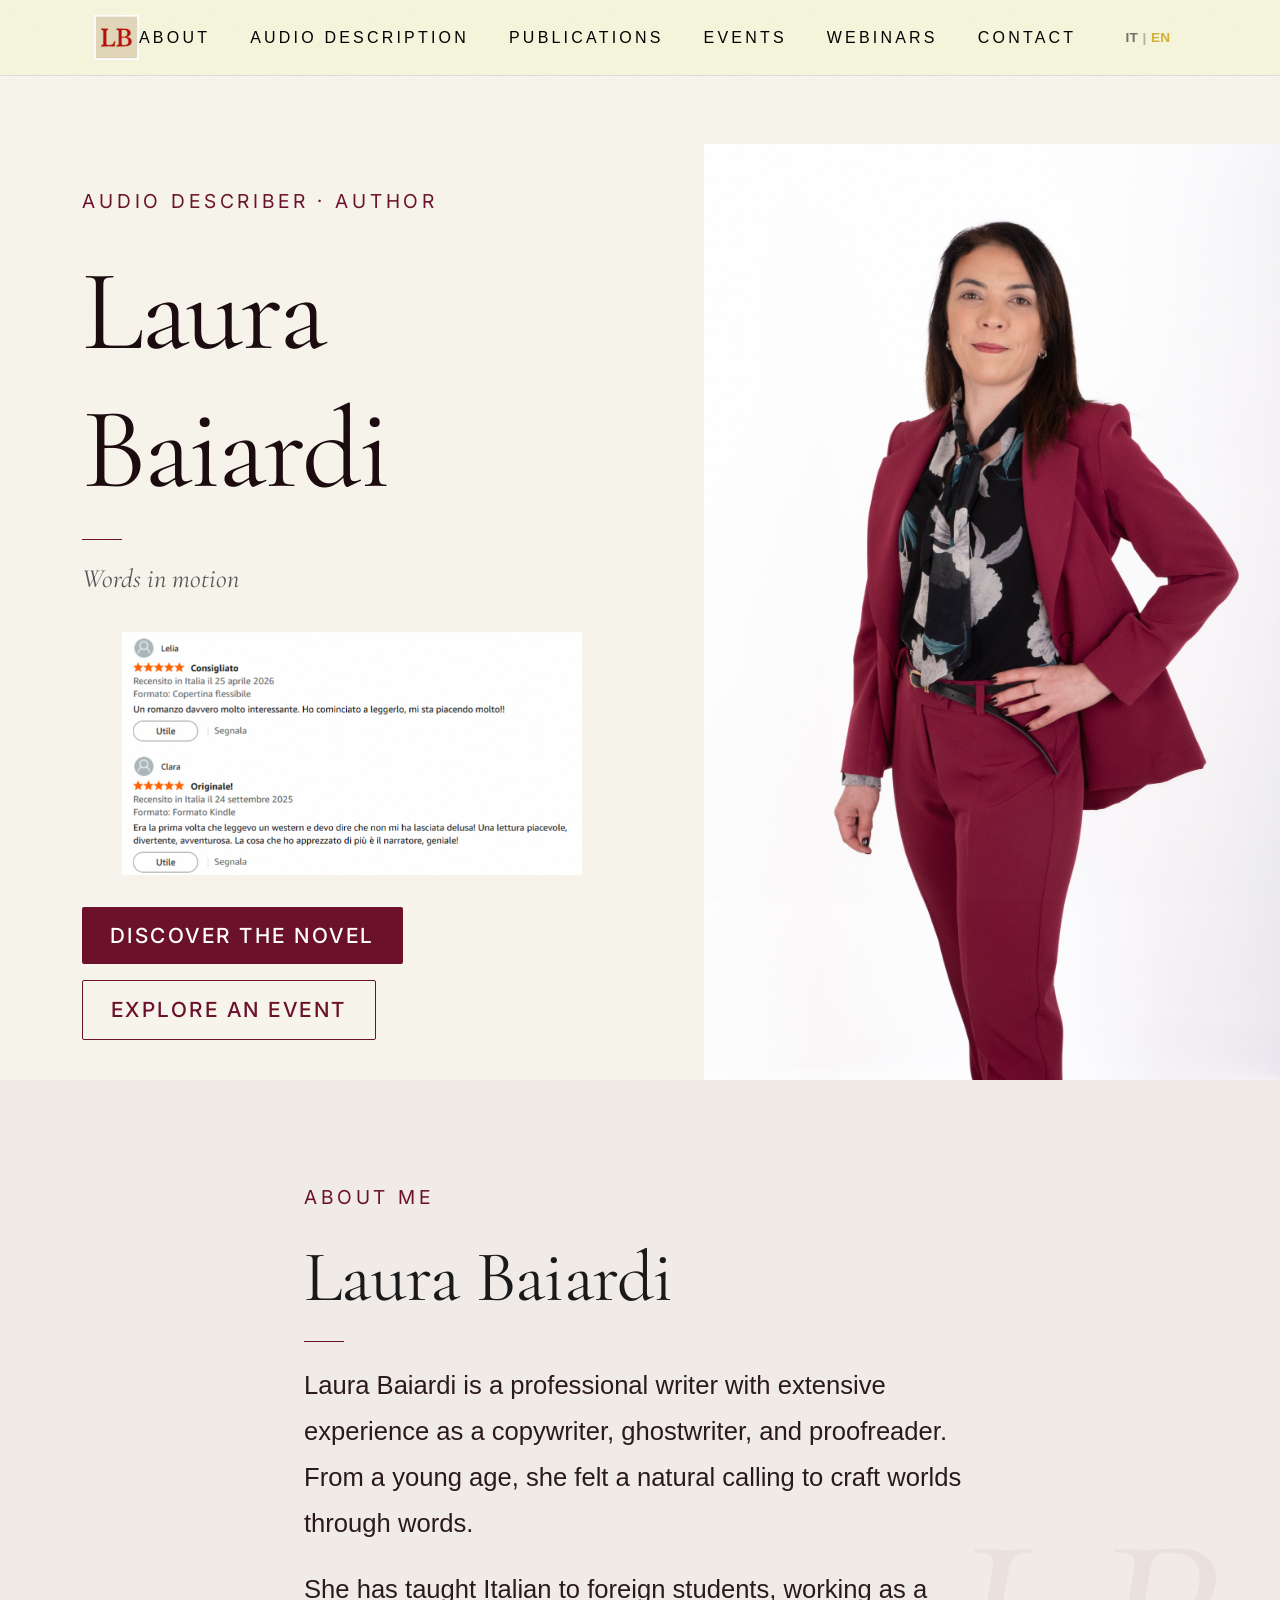
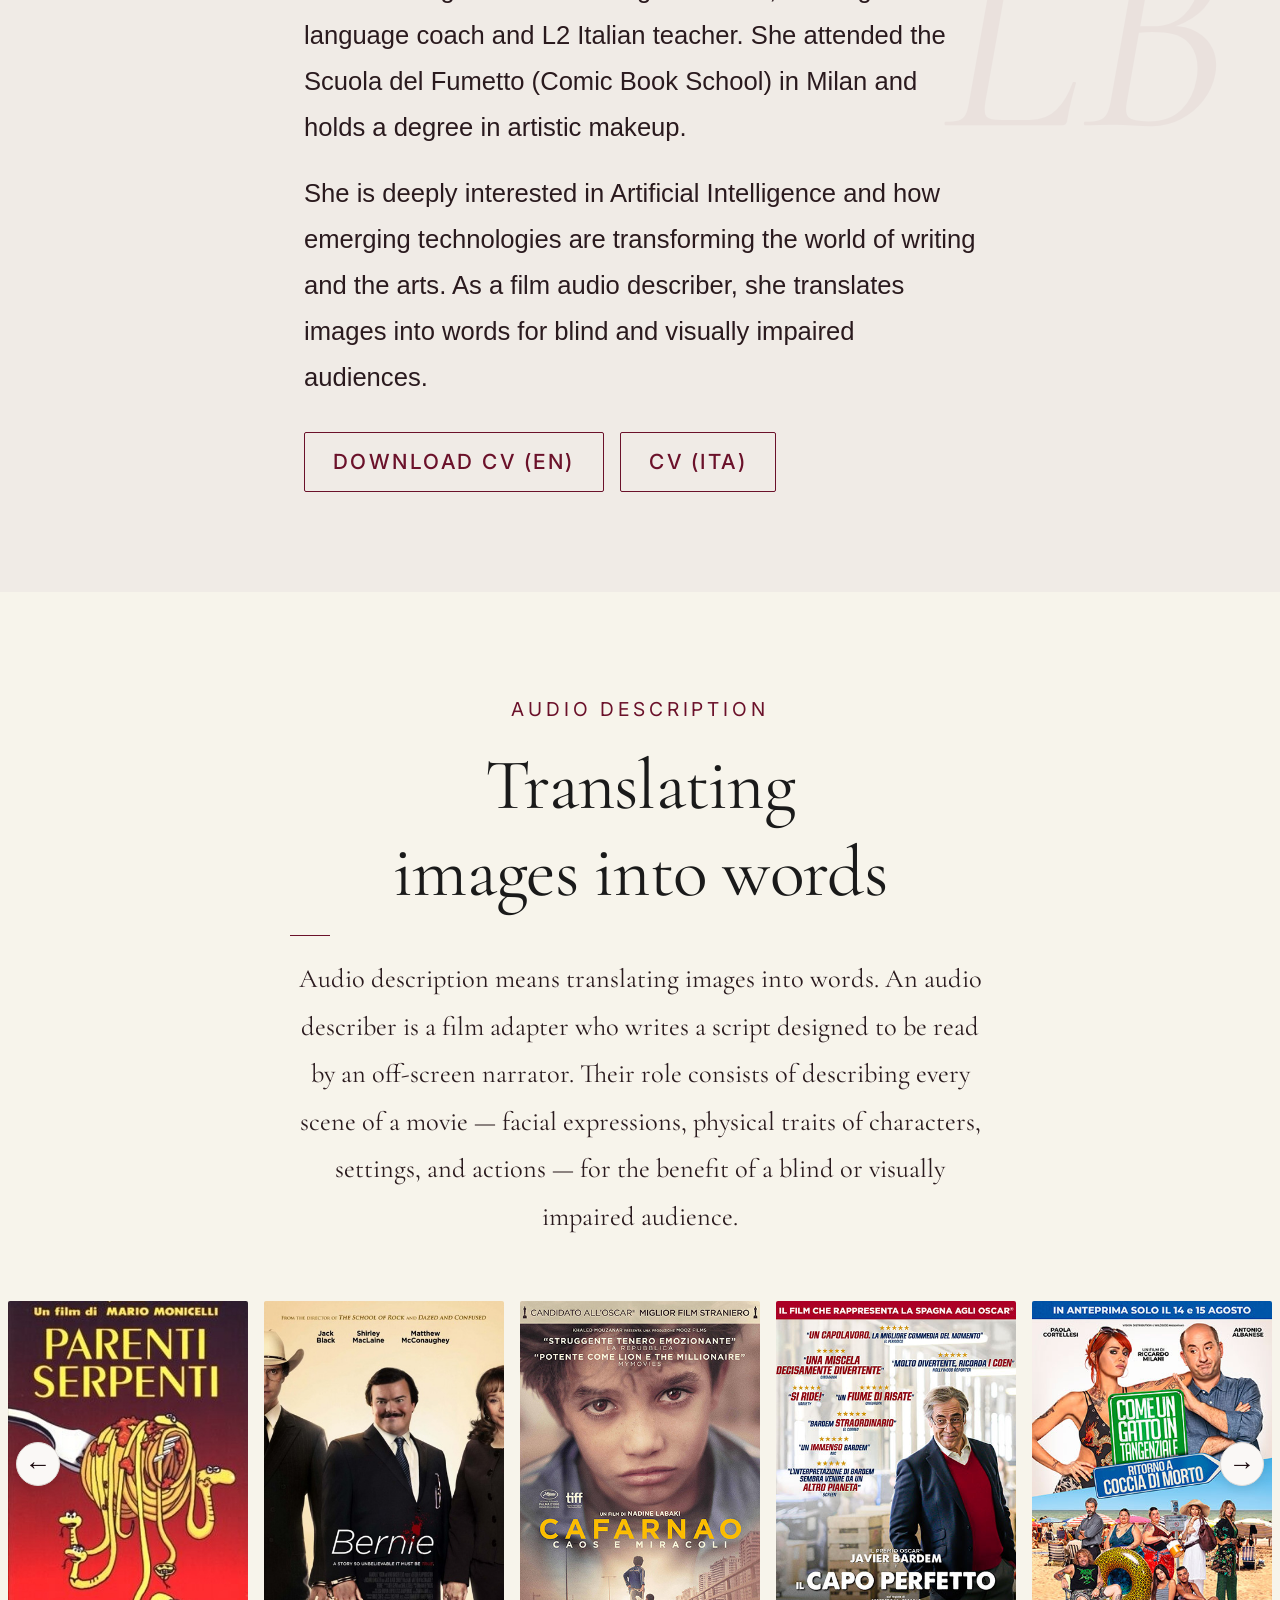
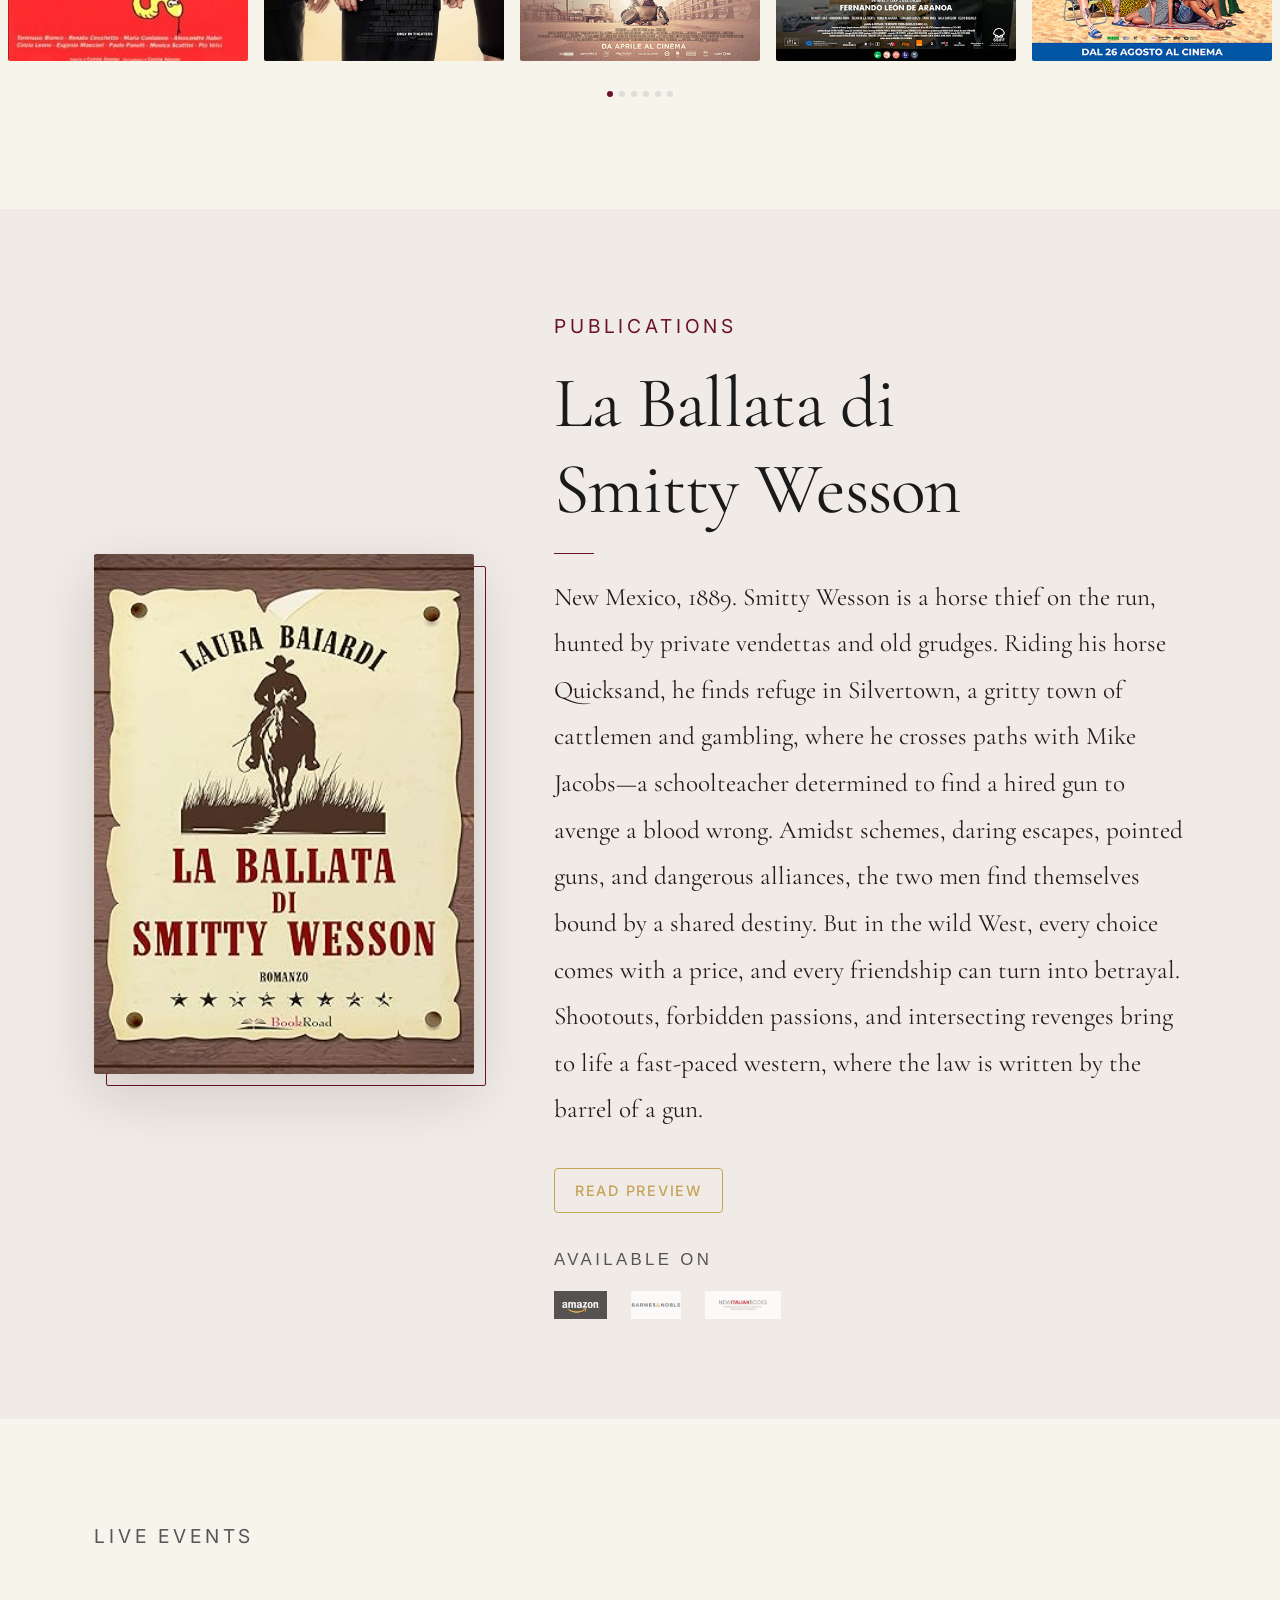
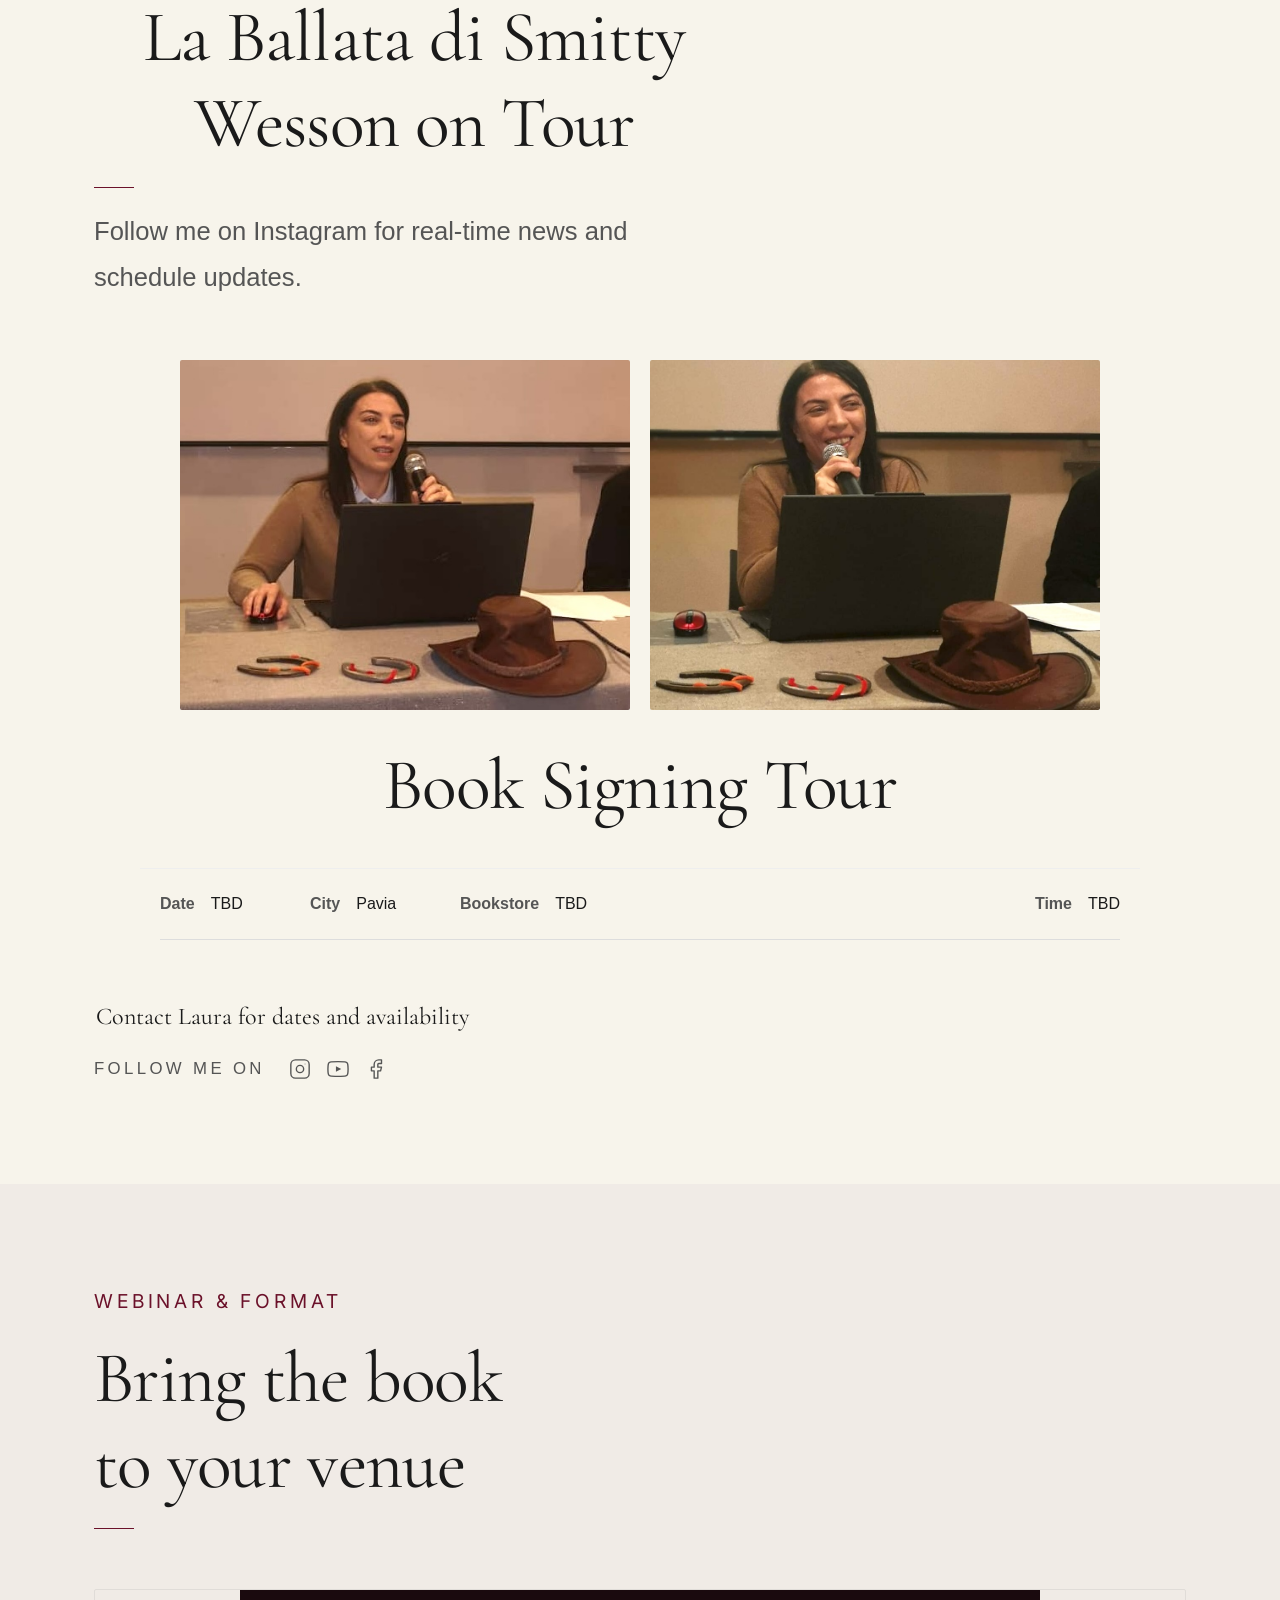
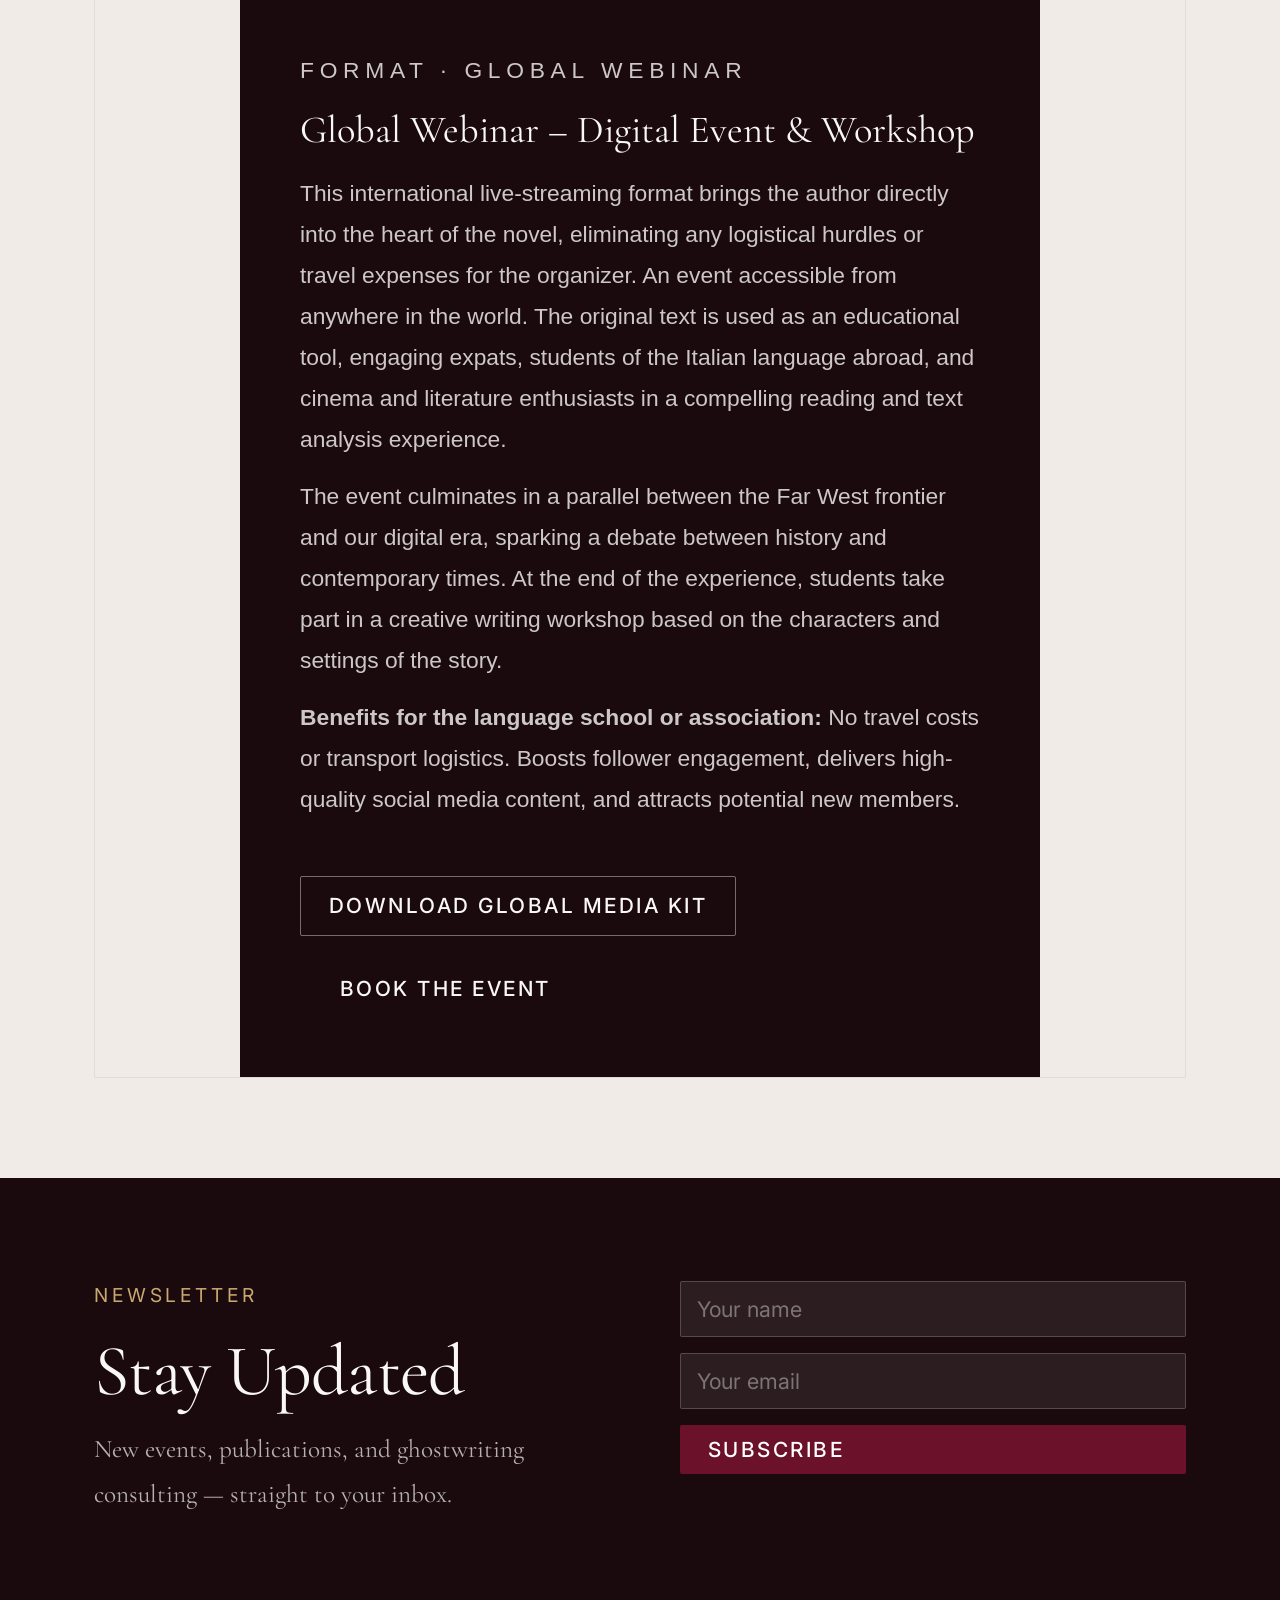
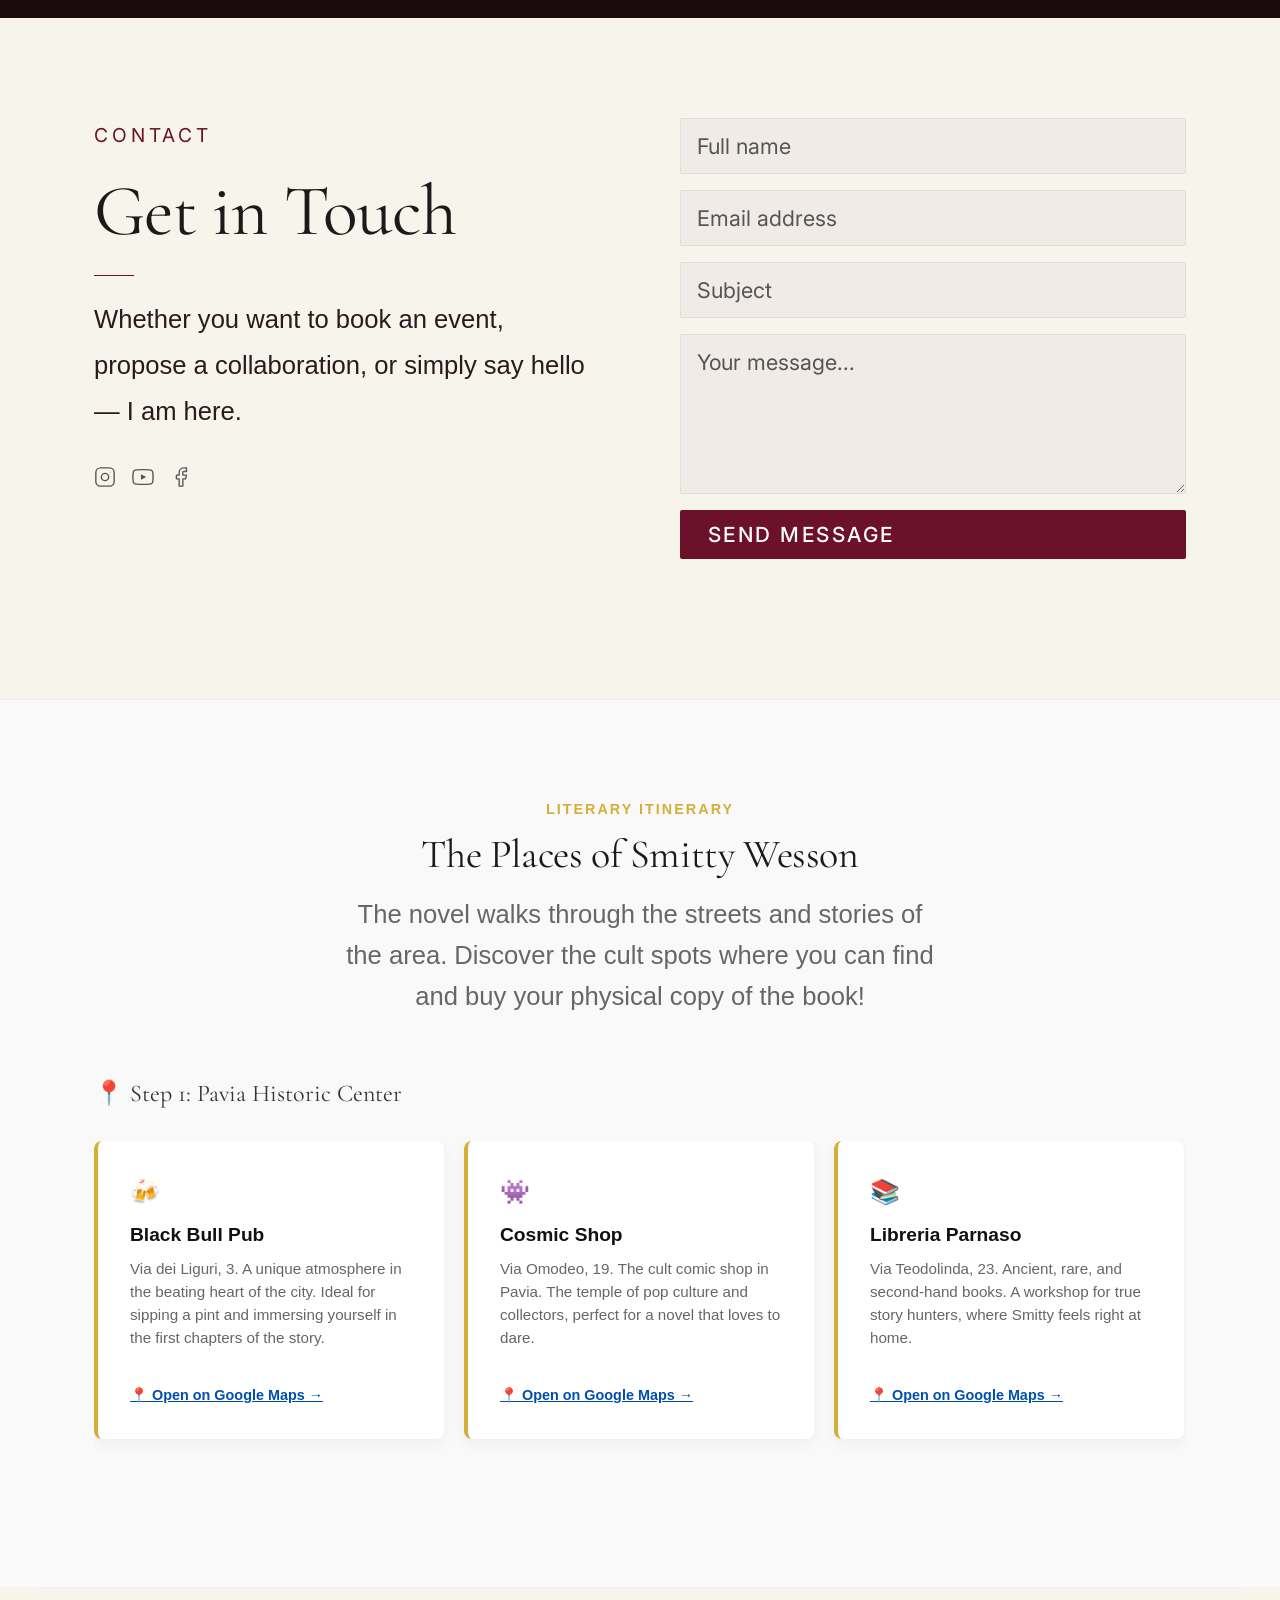
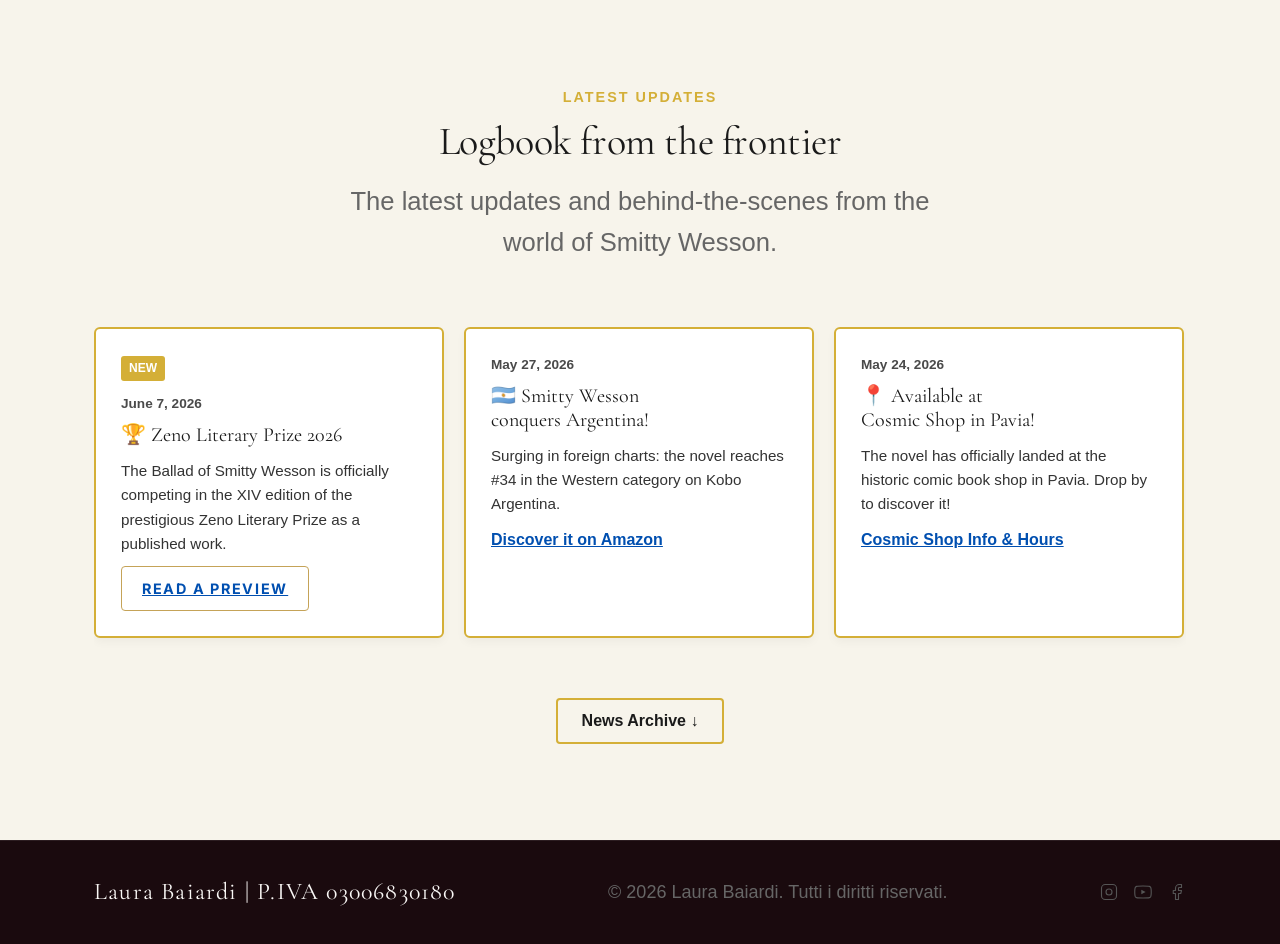
<file: en/index.html>
<!DOCTYPE html>
<html lang="en">
<head>
  <meta charset="UTF-8">
  <meta name="viewport" content="width=device-width, initial-scale=1.0">
  <link rel="icon" type="image/png" href="../assets/images/nuova_favicon.png?v=9">
  <script defer src="https://analytics.umami.is/script.js" data-website-id="9b18f62e-2c84-4724-9e59-43e982ee296f"></script>

  <title>Laura Baiardi – Audio Describer · Author | laurabaiardi.com</title>
  <meta name="description" content="Laura Baiardi is a film audio describer and the author of the novel The Ballad of Smitty Wesson. Discover her work, live events, and webinars.">
  <meta name="keywords" content="Laura Baiardi, audiodescrittrice, audiodescrizione, La Ballata di Smitty Wesson, autrice italiana, eventi letterari, webinar audiodescrizione, copywriter">
  <link rel="canonical" href="https://www.laurabaiardi.com/en/">

  <meta property="og:title" content="Laura Baiardi – Audio Describer & Author">
  <meta property="og:description" content="Film audio describer and author of The Ballad of Smitty Wesson. Discover events, webinars, and publications.">
  <meta property="og:image" content="https://www.laurabaiardi.com/assets/images/foto-hero.jpg">
  <meta property="og:url" content="https://www.laurabaiardi.com/en/">
  <meta property="og:type" content="website">
  <meta property="og:locale" content="en_US">

  <meta name="twitter:card" content="summary_large_image">
  <meta name="twitter:title" content="Laura Baiardi – Audio Describer & Author">
  <meta name="twitter:description" content="Film audio describer and author of The Ballad of Smitty Wesson.">
  <meta name="twitter:image" content="https://www.laurabaiardi.com/assets/images/foto-hero.jpg">

  <script type="application/ld+json">
  {
    "@context": "https://schema.org",
    "@type": "Person",
    "name": "Laura Baiardi",
    "jobTitle": "Audio Describer & Author",
    "url": "https://www.laurabaiardi.com/en/",
    "sameAs": [
      "https://www.instagram.com/laurabaiardi.novels/",
      "https://www.youtube.com/@laurabaiardi.novels",
      "https://www.facebook.com/laurabaiardi.novels",
      "https://www.amazon.com/ballata-Smitty-Wesson-Laura-Baiardi/dp/8833222195/"
    ]
  }
  </script>

  <script type="application/ld+json">
  {
    "@context": "https://schema.org",
    "@type": "Book",
    "name": "La Ballata di Smitty Wesson",
    "author": { "@type": "Person", "name": "Laura Baiardi" },
    "isbn": "8833222195",
    "inLanguage": "it",
    "url": "https://www.amazon.com/ballata-Smitty-Wesson-Laura-Baiardi/dp/8833222195/"
  }
  </script>

  <link rel="preconnect" href="https://fonts.googleapis.com">
  <link rel="preconnect" href="https://fonts.gstatic.com" crossorigin>
  <link href="https://fonts.googleapis.com/css2?family=Cormorant+Garamond:ital,wght@0,300;0,400;0,600;1,300;1,400&family=Inter:wght@300;400;500;600&display=swap" rel="stylesheet">

  <link rel="stylesheet" href="../style.css">
</head>
<body>

  <a href="#hero" class="skip-link">Skip to main content</a>

 <nav class="nav" id="nav">
  <div class="container nav__inner">
    <a href="#hero" class="nav__logo">
      <img src="../assets/images/LB.png" alt="Logo LB" class="nav__logo-img">
    </a>
    
    <ul class="nav__links" id="navLinks">
      <li><a href="#chi-sono" class="nav__link">About</a></li>
      <li><a href="#audiodescrizioni" class="nav__link">Audio Description</a></li>
      <li><a href="#pubblicazioni" class="nav__link">Publications</a></li>
      <li><a href="#eventi" class="nav__link">Events</a></li>
      <li><a href="#webinar" class="nav__link">Webinars</a></li>
      <li><a href="#contatti" class="nav__link nav__link--cta">Contact</a></li>
    </ul>

    <div class="nav__lang-switcher" style="display: inline-flex; align-items: center; gap: 0.3rem; margin-left: auto; margin-right: 1rem; font-size: 0.85rem; font-weight: 600; font-family: inherit;">
      <a href="../index.html" style="text-decoration: none; color: currentColor; opacity: 0.6;">IT</a>
      <span style="opacity: 0.3; color: currentColor;">|</span>
      <a href="#" style="text-decoration: none; color: #d4af37; pointer-events: none;">EN</a>
    </div>

    <button class="nav__hamburger" id="hamburger" aria-label="Menu" aria-expanded="false">
      <span></span><span></span><span></span>
    </button>
  </div>
</nav>

<div class="nav-overlay" id="navOverlay">
  <button class="nav-overlay__close" id="navClose" aria-label="Close menu">✕</button>
  <ul class="nav-overlay__links">
    <li><a href="#chi-sono" class="nav-overlay__link">About</a></li>
    <li><a href="#audiodescrizioni" class="nav-overlay__link">Audio Description</a></li>
    <li><a href="#pubblicazioni" class="nav-overlay__link">Publications</a></li>
    <li><a href="#eventi" class="nav-overlay__link">Events</a></li>
    <li><a href="#webinar" class="nav-overlay__link">Webinars</a></li>
    <li><a href="#contatti" class="nav-overlay__link">Contact</a></li>
  </ul>
</div>

<section class="hero" id="hero">
  <div class="hero__content">
    <p class="section-label">Audio Describer · Author</p>
    <h1 class="hero__name">Laura<br>Baiardi</h1>
    <div class="divider"></div>
    <p class="hero__tagline"><em>Words in motion</em></p>
    <div class="hero__reviews">
      <a href="https://www.amazon.com/ballata-Smitty-Wesson-Laura-Baiardi/dp/8833222195/#customerReviews"
         target="_blank" rel="noopener" class="hero__reviews-link">
       <img src="../assets/images/recensioni.png"
             alt="5-star Amazon reviews for The Ballad of Smitty Wesson"
             class="hero__reviews-img"
             width="460">
      </a>
    </div>
    <div class="hero__actions">
  <a href="#pubblicazioni" class="btn btn--primary">Discover the novel</a>
  <a href="#webinar" class="btn btn--outline">Explore an event</a>
</div>
</div>
<div class="hero__image-wrap">
  <img src="../assets/images/foto-hero.jpg"
       alt="Laura Baiardi, audio describer and author"
       class="hero__image"
       fetchpriority="high"
       width="800" height="1000">
</div>
</section>
  <section class="section section--alt chi-sono" id="chi-sono">
  <div class="container chi-sono__inner">
    <div class="chi-sono__text">
      <p class="section-label">About Me</p>
      <h2>Laura Baiardi</h2>
      <div class="divider"></div>
      <p>Laura Baiardi is a professional writer with extensive experience as a copywriter, ghostwriter, and proofreader. From a young age, she felt a natural calling to craft worlds through words.</p>
      <p>She has taught Italian to foreign students, working as a language coach and L2 Italian teacher. She attended the Scuola del Fumetto (Comic Book School) in Milan and holds a degree in artistic makeup.</p>
      <p>She is deeply interested in Artificial Intelligence and how emerging technologies are transforming the world of writing and the arts. As a film audio describer, she translates images into words for blind and visually impaired audiences.</p>
      <div class="chi-sono__actions">
        <a href="../assets/pdf/cv-eng.pdf" target="_blank" class="btn btn--outline" data-umami-event="download-cv-eng">Download CV (EN)</a>
        <a href="../assets/pdf/cv-ita.pdf" target="_blank" class="btn btn--outline" data-umami-event="download-cv">CV (ITA)</a>
      </div>
    </div>
  </div>
</section>
  <section class="section audiodescrizioni" id="audiodescrizioni">
  <div class="container">
    <div class="audiodescrizioni__intro">
      <p class="section-label">Audio Description</p>
      <h2>Translating images into words</h2>
      <div class="divider"></div>
      <p class="audiodescrizioni__def">Audio description means translating images into words. An audio describer is a film adapter who writes a script designed to be read by an off-screen narrator. Their role consists of describing every scene of a movie — facial expressions, physical traits of characters, settings, and actions — for the benefit of a blind or visually impaired audience.</p>
    </div>
  </div>
  <div class="carousel" id="carouselPosters" data-carousel="posters">
    <div class="carousel__track-wrap">
      <div class="carousel__track">
        <div class="carousel__item"><img src="../assets/images/posters/poster-01.jpg" alt="Movie poster 1" loading="lazy"></div>
        <div class="carousel__item"><img src="../assets/images/posters/poster-02.jpg" alt="Movie poster 2" loading="lazy"></div>
        <div class="carousel__item"><img src="../assets/images/posters/poster-03.jpg" alt="Movie poster 3" loading="lazy"></div>
        <div class="carousel__item"><img src="../assets/images/posters/poster-04.jpg" alt="Movie poster 4" loading="lazy"></div>
        <div class="carousel__item"><img src="../assets/images/posters/poster-05.jpg" alt="Movie poster 5" loading="lazy"></div>
        <div class="carousel__item"><img src="../assets/images/posters/poster-06.jpg" alt="Movie poster 6" loading="lazy"></div>
        <div class="carousel__item"><img src="../assets/images/posters/poster-07.jpg" alt="Movie poster 7" loading="lazy"></div>
        <div class="carousel__item"><img src="../assets/images/posters/poster-08.jpg" alt="Movie poster 8" loading="lazy"></div>
        <div class="carousel__item"><img src="../assets/images/posters/poster-09.jpg" alt="Movie poster 9" loading="lazy"></div>
        <div class="carousel__item"><img src="../assets/images/posters/poster-10.jpg" alt="Movie poster 10" loading="lazy"></div>
        <div class="carousel__item"><img src="../assets/images/posters/poster-11.jpg" alt="Movie poster 11" loading="lazy"></div>
        <div class="carousel__item"><img src="../assets/images/posters/poster-12.jpg" alt="Movie poster 12" loading="lazy"></div>
        <div class="carousel__item"><img src="../assets/images/posters/poster-13.jpg" alt="Movie poster 13" loading="lazy"></div>
        <div class="carousel__item"><img src="../assets/images/posters/poster-14.jpg" alt="Movie poster 14" loading="lazy"></div>
        <div class="carousel__item"><img src="../assets/images/posters/poster-15.jpg" alt="Movie poster 15" loading="lazy"></div>
        <div class="carousel__item"><img src="../assets/images/posters/poster-16.jpg" alt="Movie poster 16" loading="lazy"></div>
        <div class="carousel__item"><img src="../assets/images/posters/poster-17.jpg" alt="Movie poster 17" loading="lazy"></div>
        <div class="carousel__item"><img src="../assets/images/posters/poster-18.jpg" alt="Movie poster 18" loading="lazy"></div>
        <div class="carousel__item"><img src="../assets/images/posters/poster-19.jpg" alt="Movie poster 19" loading="lazy"></div>
        <div class="carousel__item"><img src="../assets/images/posters/poster-20.jpg" alt="Movie poster 20" loading="lazy"></div>
        <div class="carousel__item"><img src="../assets/images/posters/poster-21.jpg" alt="Movie poster 21" loading="lazy"></div>
        <div class="carousel__item"><img src="../assets/images/posters/poster-22.jpg" alt="Movie poster 22" loading="lazy"></div>
        <div class="carousel__item"><img src="../assets/images/posters/poster-23.jpg" alt="Movie poster 23" loading="lazy"></div>
        <div class="carousel__item"><img src="../assets/images/posters/poster-24.jpg" alt="Movie poster 24" loading="lazy"></div>
        <div class="carousel__item"><img src="../assets/images/posters/poster-25.jpg" alt="Movie poster 25" loading="lazy"></div>
        <div class="carousel__item"><img src="../assets/images/posters/poster-26.jpg" alt="Movie poster 26" loading="lazy"></div>
        <div class="carousel__item"><img src="../assets/images/posters/poster-27.jpg" alt="Movie poster 27" loading="lazy"></div>
      </div>
    </div>
    <button class="carousel__btn carousel__btn--prev" aria-label="Previous">&#8592;</button>
    <button class="carousel__btn carousel__btn--next" aria-label="Next">&#8594;</button>
    <div class="carousel__dots" id="dotsPoster"></div>
  </div>
</section>
  <section class="section section--alt pubblicazioni" id="pubblicazioni">
  <div class="container pubblicazioni__inner">
    <div class="pubblicazioni__cover">
      <img src="../assets/images/copertina.jpg"
           alt="Book cover of the novel La Ballata di Smitty Wesson by Laura Baiardi"
           loading="lazy"
           width="380" height="520">
    </div>
    <div class="pubblicazioni__text">
      <p class="section-label">Publications</p>
      <h2>La Ballata di Smitty Wesson</h2>
      <div class="divider"></div>
      <p class="pubblicazioni__sinossi">New Mexico, 1889. Smitty Wesson is a horse thief on the run, hunted by private vendettas and old grudges. Riding his horse Quicksand, he finds refuge in Silvertown, a gritty town of cattlemen and gambling, where he crosses paths with Mike Jacobs—a schoolteacher determined to find a hired gun to avenge a blood wrong.
Amidst schemes, daring escapes, pointed guns, and dangerous alliances, the two men find themselves bound by a shared destiny. But in the wild West, every choice comes with a price, and every friendship can turn into betrayal.
Shootouts, forbidden passions, and intersecting revenges bring to life a fast-paced western, where the law is written by the barrel of a gun.</p>
      
      <a href="https://play.google.com/books/reader?id=XpFuEQAAQBAJ&pg=GBS.PP1&hl=it" target="_blank" class="btn btn--secondary" data-umami-event="click-anteprima-google">Read preview</a>
      <div class="pubblicazioni__links">
        <p class="pubblicazioni__links-label">Available on</p>
        <div class="pubblicazioni__logos">
          <a href="https://www.amazon.com/s?k=La+Ballata+di+Smitty+Wesson+Laura+Baiardi" target="_blank" rel="noopener" aria-label="Buy on Amazon" data-umami-event="click-acquisto-amazon">
            <img src="../assets/images/logo-amazon.webp" alt="Amazon" width="90" height="30">
          </a>
          <a href="https://www.barnesandnoble.com/w/la-ballata-di-smitty-wesson-laura-baiardi/1147813923?ean=9788833227290"
             target="_blank" rel="noopener" aria-label="Buy on Barnes &amp; Noble">
            <img src="../assets/images/logo-bn.png" alt="Barnes &amp; Noble" width="90" height="30">
          </a>
          <a href="https://www.newitalianbooks.it/la-ballata-di-smitty-wesson/"
             target="_blank" rel="noopener" aria-label="View on New Italian Books">
            <img src="../assets/images/logo-nib.png" alt="New Italian Books" width="90" height="30">
          </a>
        </div>
      </div>
    </div>
  </div>
</section>
  <section class="section eventi" id="eventi">
  <div class="container">
    <div class="eventi__header">
      <p class="section-label">Live Events</p>
      <h2>La Ballata di Smitty Wesson on Tour</h2>
      <div class="divider"></div>
      <p>Follow me on Instagram for real-time news and schedule updates.</p>
    </div>
  </div>
  
  <div class="eventi__gallery">
    <img src="../assets/images/eventi/evento-02-new.jpg" alt="Laura Baiardi live event" loading="lazy">
    <img src="../assets/images/eventi/evento-03-new.jpg" alt="Laura Baiardi live event" loading="lazy">
  </div>

  <div class="container">
    <h2 class="section__title" style="text-align: center; margin-top: 2rem;">Book Signing Tour</h2>
    
    <div class="calendario-tour">
      <div class="tour-row">
        <div data-label="Date">TBD</div>
        <div data-label="City">Pavia</div>
        <div data-label="Bookstore">TBD</div>
        <div data-label="Time">TBD</div>
      </div>
    </div>

    <table class="eventi__table">
      <tbody>
        <tr>
          <td>Contact Laura for dates and availability</td>
        </tr>
      </tbody>
    </table>
    
    <div class="eventi__social">
      <p class="eventi__social-label">Follow me on</p>
      <div class="eventi__social-links">
        <a href="https://www.instagram.com/laurabaiardi.novels/" target="_blank" rel="noopener" aria-label="Instagram" class="social-icon">
          <svg width="22" height="22" viewBox="0 0 24 24" fill="none" stroke="currentColor" stroke-width="1.5" stroke-linecap="round" stroke-linejoin="round"><rect x="2" y="2" width="20" height="20" rx="5"/><circle cx="12" cy="12" r="4"/><circle cx="17.5" cy="6.5" r="0.5" fill="currentColor" stroke="none"/></svg>
        </a>
        <a href="https://www.youtube.com/@laurabaiardi.novels" target="_blank" rel="noopener" aria-label="YouTube" class="social-icon">
          <svg width="22" height="22" viewBox="0 0 24 24" fill="none" stroke="currentColor" stroke-width="1.5" stroke-linecap="round" stroke-linejoin="round"><path d="M22.54 6.42a2.78 2.78 0 0 0-1.95-1.96C18.88 4 12 4 12 4s-6.88 0-8.59.46a2.78 2.78 0 0 0-1.95 1.96A29 29 0 0 0 1 12a29 29 0 0 0 .46 5.58 2.78 2.78 0 0 0 1.95 1.95C5.12 20 12 20 12 20s6.88 0 8.59-.47a2.78 2.78 0 0 0 1.95-1.95A29 29 0 0 0 23 12a29 29 0 0 0-.46-5.58z"/><polygon points="9.75 15.02 15.5 12 9.75 8.98 9.75 15.02" fill="currentColor" stroke="none"/></svg>
        </a>
        <a href="https://www.facebook.com/laurabaiardi.novels" target="_blank" rel="noopener" aria-label="Facebook" class="social-icon">
          <svg width="22" height="22" viewBox="0 0 24 24" fill="none" stroke="currentColor" stroke-width="1.5" stroke-linecap="round" stroke-linejoin="round"><path d="M18 2h-3a5 5 0 0 0-5 5v3H7v4h3v8h4v-8h3l1-4h-4V7a1 1 0 0 1 1-1h3z"/></svg>
        </a>
      </div>
    </div>
  </div>
</section>
  <section class="section section--alt webinar" id="webinar">
  <div class="container">
    <div class="webinar__header">
      <p class="section-label">Webinar &amp; Format</p>
      <h2>Bring the book to your venue</h2>
      <div class="divider"></div>
    </div>
    <div class="webinar__cards">
      <div class="webinar__card webinar__card--dark" style="grid-column: 1 / -1; max-width: 800px; margin: 0 auto;">
        <p class="webinar__card-label webinar__card-label--light">Format · Global Webinar</p>
        <h3>Global Webinar – Digital Event & Workshop</h3>
        <p lang="en">This international live-streaming format brings the author directly into the heart of the novel, eliminating any logistical hurdles or travel expenses for the organizer. An event accessible from anywhere in the world. The original text is used as an educational tool, engaging expats, students of the Italian language abroad, and cinema and literature enthusiasts in a compelling reading and text analysis experience.</p>
        <p lang="en">The event culminates in a parallel between the Far West frontier and our digital era, sparking a debate between history and contemporary times. At the end of the experience, students take part in a creative writing workshop based on the characters and settings of the story.</p>
        <p lang="en"><strong>Benefits for the language school or association:</strong> No travel costs or transport logistics. Boosts follower engagement, delivers high-quality social media content, and attracts potential new members.</p>
        
        <div class="chi-sono__actions" style="margin-top: 2rem;">
          <a href="../assets/pdf/MediaKitFormatGlobal_LaBallatadiSmittyWesson2026.pdf" target="_blank" class="btn btn--outline-light" data-umami-event="download-mediakit-global">Download Global Media Kit</a>
          <a href="#contatti" class="btn btn--webinar">Book the Event</a>
        </div>
      </div>
    </div>
  </div>
</section>
  <section class="section section--dark newsletter" id="newsletter">
  <div class="container newsletter__inner">
    <div class="newsletter__text">
      <p class="section-label section-label--light">Newsletter</p>
      <h2 class="newsletter__title">Stay Updated</h2>
      <p class="newsletter__desc">New events, publications, and ghostwriting consulting — straight to your inbox.</p>
    </div>
    <form class="newsletter__form" action="https://formspree.io/f/mlgzoqdy" method="POST" id="formNewsletter">
      <input type="text" name="name" placeholder="Your name" required class="form-input">
      <input type="email" name="email" placeholder="Your email" required class="form-input">
      <input type="hidden" name="_subject" value="English Newsletter Subscription - laurabaiardi.com">
      <button type="submit" class="btn btn--primary">Subscribe</button>
      <p class="form-feedback" id="feedbackNewsletter"></p>
    </form>
  </div>
</section>
  <section class="section contatti" id="contatti">
  <div class="container contatti__inner">
    <div class="contatti__text">
      <p class="section-label">Contact</p>
      <h2>Get in Touch</h2>
      <div class="divider"></div>
      <p>Whether you want to book an event, propose a collaboration, or simply say hello — I am here.</p>
      <div class="contatti__social">
        <a href="https://www.instagram.com/laurabaiardi.novels/" target="_blank" rel="noopener" class="social-icon" aria-label="Instagram">
          <svg width="22" height="22" viewBox="0 0 24 24" fill="none" stroke="currentColor" stroke-width="1.5" stroke-linecap="round" stroke-linejoin="round"><rect x="2" y="2" width="20" height="20" rx="5"/><circle cx="12" cy="12" r="4"/><circle cx="17.5" cy="6.5" r="0.5" fill="currentColor" stroke="none"/></svg>
        </a>
        <a href="https://www.youtube.com/@laurabaiardi.novels" target="_blank" rel="noopener" class="social-icon" aria-label="YouTube">
          <svg width="22" height="22" viewBox="0 0 24 24" fill="none" stroke="currentColor" stroke-width="1.5" stroke-linecap="round" stroke-linejoin="round"><path d="M22.54 6.42a2.78 2.78 0 0 0-1.95-1.96C18.88 4 12 4 12 4s-6.88 0-8.59.46a2.78 2.78 0 0 0-1.95 1.96A29 29 0 0 0 1 12a29 29 0 0 0 .46 5.58 2.78 2.78 0 0 0 1.95 1.95C5.12 20 12 20 12 20s6.88 0 8.59-.47a2.78 2.78 0 0 0 1.95-1.95A29 29 0 0 0 23 12a29 29 0 0 0-.46-5.58z"/><polygon points="9.75 15.02 15.5 12 9.75 8.98 9.75 15.02" fill="currentColor" stroke="none"/></svg>
        </a>
        <a href="https://www.facebook.com/laurabaiardi.novels" target="_blank" rel="noopener" class="social-icon" aria-label="Facebook">
          <svg width="22" height="22" viewBox="0 0 24 24" fill="none" stroke="currentColor" stroke-width="1.5" stroke-linecap="round" stroke-linejoin="round"><path d="M18 2h-3a5 5 0 0 0-5 5v3H7v4h3v8h4v-8h3l1-4h-4V7a1 1 0 0 1 1-1h3z"/></svg>
        </a>
      </div>
    </div>
    <form class="contatti__form" action="https://formsubmit.co/ajax/3f1b21bf5306eb3780d849dab47ce49b" method="POST" id="formContatti">
      <input type="text" name="name" placeholder="Full name" required class="form-input">
      <input type="email" name="email" placeholder="Email address" required class="form-input">
      <input type="text" name="oggetto" placeholder="Subject" class="form-input">
      <textarea name="message" placeholder="Your message..." required rows="5" class="form-input form-textarea"></textarea>
      <input type="hidden" name="_subject" value="New Message from English Site - laurabaiardi.com">
      <button type="submit" class="btn btn--primary">Send Message</button>
      <p class="form-feedback" id="feedbackContatti"></p>
    </form>
  </div>
</section>
<section class="roadmap" id="roadmap" style="padding: 6rem 0; background-color: #f9f9f9; border-top: 1px solid #eee;">
  <div class="container">
    
    <div style="text-align: center; margin-bottom: 4rem;">
      <span style="color: #d4af37; text-transform: uppercase; letter-spacing: 2px; font-weight: bold; font-size: 0.9rem;">Literary Itinerary</span>
      <h2 style="font-size: 2.5rem; margin-top: 0.5rem; margin-bottom: 1rem;">The Places of Smitty Wesson</h2>
      <p style="max-width: 600px; margin: 0 auto; color: #666; line-height: 1.6;">
        The novel walks through the streets and stories of the area. Discover the cult spots where you can find and buy your physical copy of the book!
      </p>
    </div>

    <div style="margin-bottom: 2rem;">
      <h3 style="font-size: 1.5rem; margin-bottom: 2rem; color: #333; display: flex; align-items: center; gap: 0.5rem;">
        📍 Step 1: Pavia Historic Center
      </h3>
      
      <div class="gallery-container">
        <div class="gallery-track">
          
          <div class="news-box" style="border: none; border-left: 4px solid #d4af37; background: white; padding: 2rem; border-radius: 8px; box-shadow: 0 4px 15px rgba(0,0,0,0.05); display: flex; flex-direction: column; justify-content: space-between;">
            <div>
              <div style="font-size: 1.5rem; margin-bottom: 0.5rem;">🍻</div>
              <h4 style="font-size: 1.2rem; margin-bottom: 0.5rem; color: #111;">Black Bull Pub</h4>
              <p style="color: #666; font-size: 0.95rem; line-height: 1.5; margin-bottom: 1.5rem;">Via dei Liguri, 3. A unique atmosphere in the beating heart of the city. Ideal for sipping a pint and immersing yourself in the first chapters of the story.</p>
            </div>
            <a href="https://maps.google.com/?q=Black+Bull+Pub+Pavia" target="_blank" rel="noopener" style="display: inline-block; text-decoration: underline; color: #004fb0; font-weight: bold; font-size: 0.9rem;">📍 Open on Google Maps →</a>
          </div>

          <div class="news-box" style="border: none; border-left: 4px solid #d4af37; background: white; padding: 2rem; border-radius: 8px; box-shadow: 0 4px 15px rgba(0,0,0,0.05); display: flex; flex-direction: column; justify-content: space-between;">
            <div>
              <div style="font-size: 1.5rem; margin-bottom: 0.5rem;">👾</div>
              <h4 style="font-size: 1.2rem; margin-bottom: 0.5rem; color: #111;">Cosmic Shop</h4>
              <p style="color: #666; font-size: 0.95rem; line-height: 1.5; margin-bottom: 1.5rem;">Via Omodeo, 19. The cult comic shop in Pavia. The temple of pop culture and collectors, perfect for a novel that loves to dare.</p>
            </div>
            <a href="https://maps.google.com/?q=Cosmic+Shop+Pavia" target="_blank" rel="noopener" style="display: inline-block; text-decoration: underline; color: #004fb0; font-weight: bold; font-size: 0.9rem;">📍 Open on Google Maps →</a>
          </div>

          <div class="news-box" style="border: none; border-left: 4px solid #d4af37; background: white; padding: 2rem; border-radius: 8px; box-shadow: 0 4px 15px rgba(0,0,0,0.05); display: flex; flex-direction: column; justify-content: space-between;">
            <div>
              <div style="font-size: 1.5rem; margin-bottom: 0.5rem;">📚</div>
              <h4 style="font-size: 1.2rem; margin-bottom: 0.5rem; color: #111;">Libreria Parnaso</h4>
              <p style="color: #666; font-size: 0.95rem; line-height: 1.5; margin-bottom: 1.5rem;">Via Teodolinda, 23. Ancient, rare, and second-hand books. A workshop for true story hunters, where Smitty feels right at home.</p>
            </div>
            <a href="https://maps.google.com/?q=Libreria+Parnaso+Pavia" target="_blank" rel="noopener" style="display: inline-block; text-decoration: underline; color: #004fb0; font-weight: bold; font-size: 0.9rem;">📍 Open on Google Maps →</a>
          </div>

        </div>
      </div>
    </div>
  </div>
</section>


<section id="diario-bordo" class="news-section" style="padding: 6rem 0; background-color: #f7f4eb; border-top: 1px solid #eee;">
  <div class="container">
    
    <div style="text-align: center; margin-bottom: 4rem;">
      <span style="color: #d4af37; text-transform: uppercase; letter-spacing: 2px; font-weight: bold; font-size: 0.9rem;">Latest Updates</span>
      <h2 style="font-size: 2.5rem; margin-top: 0.5rem; margin-bottom: 1rem; color: #1a1a1a;">Logbook from the frontier</h2>
      <p style="max-width: 600px; margin: 0 auto; color: #666; line-height: 1.6;">
        The latest updates and behind-the-scenes from the world of Smitty Wesson.
      </p>
    </div>

    <div class="gallery-container">
      <div class="gallery-track">
            
        <div class="news-box">
                <span class="news-tag">New</span>
                <span class="news-date">June 7, 2026</span>
                <h3>🏆 Zeno Literary Prize 2026</h3>
                <p>The Ballad of Smitty Wesson is officially competing in the XIV edition of the prestigious Zeno Literary Prize as a published work.</p>
                <a href="https://play.google.com/books/reader?id=XpFuEQAAQBAJ&pg=GBS.PP1&hl=it" target="_blank" class="btn btn--secondary" data-umami-event="click-news-zeno-en">Read a preview</a>
            </div>

            <div class="news-box">
                <span class="news-date">May 27, 2026</span>
                <h3>🇦🇷 Smitty Wesson conquers Argentina!</h3>
                <p>Surging in foreign charts: the novel reaches #34 in the Western category on Kobo Argentina.</p>
                <a href="https://amzn.to/3RwNCeq" target="_blank" rel="noopener" data-umami-event="click-news-argentina-en">Discover it on Amazon</a>
            </div>
            
            <div class="news-box">
                <span class="news-date">May 24, 2026</span>
                <h3>📍 Available at Cosmic Shop in Pavia!</h3>
                <p>The novel has officially landed at the historic comic book shop in Pavia. Drop by to discover it!</p>
                <a href="https://www.facebook.com/Cosmic.Shop.Fumetti" target="_blank" rel="noopener">Cosmic Shop Info & Hours</a>
            </div>

            <div class="news-box">
                <span class="news-date">May 17, 2026</span>
                <h3>🌍 The website goes bilingual</h3>
                <p>International routes open up for readers across the globe thanks to the new English version.</p>
            </div>

            <div class="news-box">
                <span class="news-date">March 15, 2026</span>
                <h3>📈 Book promotion project begins</h3>
                <p>The promotional campaign for the novel kicks off. Official social media channels are now open.</p>
            </div>

            <div class="news-box">
                <span class="news-date">November 18, 2025</span>
                <h3>🎖️ New Italian Books</h3>
                <p>After a tough selection process, the novel is featured on the prestigious New Italian Books showcase.</p>
            </div>

        </div> </div> <div class="archive-toggle-container" style="margin-top: 40px; text-align: center;">
        <button id="toggle-archive" class="btn-archive" aria-expanded="false" aria-controls="archive-drawer">
            News Archive ↓
        </button>
    </div>

    <div id="archive-drawer" class="archive-container hidden">
        <div class="archive-grid">
            
            <div class="news-box-archive">
                <span class="news-date">August 29, 2025</span>
                <h3>📖 The first print run</h3>
                <p>The printed pages come to life. Smitty Wesson is officially available on major online bookstores.</p>
            </div>
            
            <div class="news-box-archive">
                <span class="news-date">Summer 2024</span>
                <h3>✍️ The initial spark</h3>
                <p>BookRoad publisher believes in Smitty Wesson and decides to launch a crowdfunding campaign on their platform.</p>
            </div>
            
            <div class="news-box-archive">
                <span class="news-date">Project Genesis</span>
                <h3>🔍 First drafts</h3>
                <p>The comedic western story project begins taking shape in 2022 with the first draft. Over a few years, it evolves into a complete novel.</p>
            </div>
            
        </div>
    </div>

  </div> 
</section>

<script>
    document.getElementById('toggle-archive').addEventListener('click', function() {
        var drawer = document.getElementById('archive-drawer');
        var isHidden = drawer.classList.contains('hidden');
        
        if (isHidden) {
            drawer.classList.remove('hidden');
            this.textContent = 'Close archive ↑';
            this.setAttribute('aria-expanded', 'true');
        } else {
            drawer.classList.add('hidden');
            this.textContent = 'News Archive ↓';
            this.setAttribute('aria-expanded', 'false');
        }
    });
</script>
  
  <footer class="footer">
  <div class="container footer__inner">
    <span class="footer__name">Laura Baiardi | P.IVA 03006830180</span>
    <span class="footer__copy">© <span id="footerYear"></span> Laura Baiardi. Tutti i diritti riservati.</span>
    <div class="footer__social">
      <a href="https://www.instagram.com/laurabaiardi.novels/" target="_blank" rel="noopener" class="social-icon" aria-label="Instagram">
        <svg width="18" height="18" viewBox="0 0 24 24" fill="none" stroke="currentColor" stroke-width="1.5" stroke-linecap="round" stroke-linejoin="round"><rect x="2" y="2" width="20" height="20" rx="5"/><circle cx="12" cy="12" r="4"/><circle cx="17.5" cy="6.5" r="0.5" fill="currentColor" stroke="none"/></svg>
      </a>
      <a href="https://www.youtube.com/@laurabaiardi.novels" target="_blank" rel="noopener" class="social-icon" aria-label="YouTube">
        <svg width="18" height="18" viewBox="0 0 24 24" fill="none" stroke="currentColor" stroke-width="1.5" stroke-linecap="round" stroke-linejoin="round"><path d="M22.54 6.42a2.78 2.78 0 0 0-1.95-1.96C18.88 4 12 4 12 4s-6.88 0-8.59.46a2.78 2.78 0 0 0-1.95 1.96A29 29 0 0 0 1 12a29 29 0 0 0 .46 5.58 2.78 2.78 0 0 0 1.95 1.95C5.12 20 12 20 12 20s6.88 0 8.59-.47a2.78 2.78 0 0 0 1.95-1.95A29 29 0 0 0 23 12a29 29 0 0 0-.46-5.58z"/><polygon points="9.75 15.02 15.5 12 9.75 8.98 9.75 15.02" fill="currentColor" stroke="none"/></svg>
      </a>
      <a href="https://www.facebook.com/laurabaiardi.novels" target="_blank" rel="noopener" class="social-icon" aria-label="Facebook">
        <svg width="18" height="18" viewBox="0 0 24 24" fill="none" stroke="currentColor" stroke-width="1.5" stroke-linecap="round" stroke-linejoin="round"><path d="M18 2h-3a5 5 0 0 0-5 5v3H7v4h3v8h4v-8h3l1-4h-4V7a1 1 0 0 1 1-1h3z"/></svg>
      </a>
    </div>
  </div>
</footer>

 <script src="../script.js"></script>
</body>
</html>
</file>
<file: style.css>
/* ─── Custom Properties ─── */
:root {
  --bg: #faf8f6;
  --bg-alt: #f0ebe6;
  --dark: #1a0a0e;
  --accent: #6b112a;
  --gold: #c9a96e;
  --muted: #555;
  --border: #e0dcd8;
  --text: #2a1a1e;

  --font-serif: 'Cormorant Garamond', Georgia, serif;
  --font-sans: 'Inter', system-ui, sans-serif;

  --nav-h: 64px;
  --container: 1140px;
  --section-py: 100px;
  --radius: 2px;
  --transition: 0.25s ease;
}

/* ─── Reset ─── */
*, *::before, *::after { box-sizing: border-box; margin: 0; padding: 0; }
html { scroll-behavior: smooth; }
body { background: var(--bg); color: var(--text); font-family: var(--font-sans); line-height: 1.6; -webkit-font-smoothing: antialiased; }
img { display: block; max-width: 100%; }
a { color: inherit; text-decoration: none; }
button { cursor: pointer; border: none; background: none; font-family: inherit; }

/* ─── Grain texture overlay ─── */
body::after {
  content: '';
  position: fixed;
  inset: 0;
  z-index: 9998;
  pointer-events: none;
  background-image: url("data:image/svg+xml,%3Csvg xmlns='http://www.w3.org/2000/svg' width='200' height='200'%3E%3Cfilter id='n'%3E%3CfeTurbulence type='fractalNoise' baseFrequency='0.75' numOctaves='4' stitchTiles='stitch'/%3E%3C/filter%3E%3Crect width='200' height='200' filter='url(%23n)' opacity='1'/%3E%3C/svg%3E");
  opacity: 0.03;
}

/* ─── Skip link (accessibilità) ─── */
.skip-link {
  position: absolute;
  top: -100%;
  left: 1rem;
  z-index: 9999;
  background: var(--accent);
  color: #fff;
  padding: 0.75rem 1.5rem;
  font-size: 1.35rem;
  font-weight: 600;
  border-radius: 0 0 var(--radius) var(--radius);
  transition: top 0.2s;
}
.skip-link:focus { top: 0; }

/* ─── Focus styles (accessibilità) ─── */
:focus-visible {
  outline: 3px solid var(--accent);
  outline-offset: 3px;
}
a:focus-visible,
button:focus-visible {
  border-radius: 2px;
}

/* ─── Reduced motion ─── */
@media (prefers-reduced-motion: reduce) {
  *, *::before, *::after { transition-duration: 0.01ms !important; animation-duration: 0.01ms !important; }
  html { scroll-behavior: auto; }
}

/* ─── Typography ─── */
h1, h2, h3 { font-family: var(--font-serif); font-weight: 400; line-height: 1.2; text-wrap: balance; }
h1 { font-size: clamp(4.5rem, 9vw, 7.5rem); letter-spacing: -0.02em; }
h2 { font-size: clamp(3rem, 6vw, 4.5rem); letter-spacing: -0.01em; }
h3 { font-size: clamp(1.875rem, 3vw, 2.625rem); }
p { font-size: 1.6rem; line-height: 1.8; color: var(--text); }

/* ─── Utilities ─── */
.container {
  max-width: var(--container);
  margin: 0 auto;
  padding: 0 24px;
}

.section {
  padding: var(--section-py) 0;
}

.section--alt {
  background: var(--bg-alt);
}

.section--dark {
  background: var(--dark);
  color: var(--bg);
}

.section-label {
  font-family: var(--font-sans);
  font-size: 1.2rem;
  letter-spacing: 0.2em;
  text-transform: uppercase;
  color: var(--accent);
  margin-bottom: 1rem;
}

.section-label--light {
  color: var(--gold);
}

.divider {
  width: 40px;
  height: 1px;
  background: var(--accent);
  margin: 1.25rem 0;
}

/* ─── Buttons ─── */
.btn {
  display: inline-flex;
  align-items: center;
  gap: 0.5rem;
  padding: 0.75rem 1.75rem;
  min-height: 44px;
  font-family: var(--font-sans);
  font-size: 1.3rem;
  font-weight: 500;
  letter-spacing: 0.12em;
  text-transform: uppercase;
  transition: all var(--transition);
  border-radius: var(--radius);
}

.btn--primary {
  background: var(--accent);
  color: #fff;
}

.btn--primary:hover {
  background: #540d21;
}

.btn--outline {
  border: 1px solid var(--accent);
  color: var(--accent);
}

.btn--outline:hover {
  background: var(--accent);
  color: #fff;
}

.btn--outline-light {
  border: 1px solid rgba(255,255,255,0.4);
  color: var(--bg);
}

.btn--outline-light:hover {
  background: rgba(255,255,255,0.1);
}

.btn:active {
  transform: scale(0.97);
}

/* ─── Navigation ─── */
.nav {
  position: fixed;
  top: 0; left: 0; right: 0;
  z-index: 100;
  height: var(--nav-h);
  background: var(--bg);
  border-bottom: 1px solid var(--border);
  transition: box-shadow var(--transition);
}

.nav.scrolled {
  box-shadow: 0 2px 20px rgba(26,10,14,0.08);
}

.nav__inner {
  display: flex;
  align-items: center;
  justify-content: space-between;
  height: 100%;
}

.nav__logo {
  font-family: var(--font-serif);
  font-size: 1.75rem;
  letter-spacing: 0.05em;
  color: var(--dark);
}

.nav__links {
  display: flex;
  align-items: center;
  gap: 2.5rem;
  list-style: none;
}

.nav__link {
  font-size: 1rem;
  letter-spacing: 0.2em;
  text-transform: uppercase;
  color: var(--muted);
  transition: color var(--transition);
  position: relative;
}

.nav__link::after {
  content: '';
  position: absolute;
  bottom: -4px; left: 0;
  width: 0; height: 1px;
  background: var(--accent);
  transition: width var(--transition);
}

.nav__link:hover,
.nav__link.active {
  color: var(--dark);
}

.nav__link:hover::after,
.nav__link.active::after {
  width: 100%;
}

.nav__link--cta {
  color: var(--accent);
  font-weight: 500;
}

.nav__link--cta:hover {
  color: var(--accent);
}

.nav__hamburger {
  display: none;
  flex-direction: column;
  gap: 5px;
  padding: 4px;
}

.nav__hamburger span {
  display: block;
  width: 22px;
  height: 1px;
  background: var(--dark);
  transition: all var(--transition);
}

.nav__hamburger span:nth-child(2) {
  width: 15px;
}

/* Mobile overlay */
.nav-overlay {
  position: fixed;
  inset: 0;
  z-index: 200;
  background: var(--dark);
  display: flex;
  flex-direction: column;
  align-items: center;
  justify-content: center;
  opacity: 0;
  pointer-events: none;
  transition: opacity var(--transition);
}

.nav-overlay.open {
  opacity: 1;
  pointer-events: auto;
}

.nav-overlay__close {
  position: absolute;
  top: 1.5rem; right: 1.5rem;
  color: var(--bg);
  font-size: 2.25rem;
  padding: 0.5rem;
}

.nav-overlay__links {
  list-style: none;
  display: flex;
  flex-direction: column;
  align-items: center;
  gap: 2rem;
}

.nav-overlay__link {
  font-family: var(--font-serif);
  font-size: 3rem;
  color: var(--bg);
  letter-spacing: 0.05em;
  transition: color var(--transition);
}

.nav-overlay__link:hover {
  color: var(--gold);
}

/* Scroll offset for fixed nav */
section[id] {
  scroll-margin-top: var(--nav-h);
}

/* ─── Hero ─── */
.hero {
  min-height: 100dvh;
  display: grid;
  grid-template-columns: 55fr 45fr;
  padding-top: var(--nav-h);
}

.hero__content {
  display: flex;
  flex-direction: column;
  justify-content: center;
  padding: 40px 20px; /* Padding ridotto e bilanciato per il mobile */
  width: 100%;
  max-width: 580px;
  margin: 0 auto;
  box-sizing: border-box; /* IMPORTANTE: include i padding nella larghezza */
  overflow: hidden;       /* Taglia qualsiasi cosa provi a uscire */
}

.hero__name {
  margin-top: 0.5rem;
  color: var(--dark);
}

.hero__tagline {
  font-family: var(--font-serif);
  font-size: 1.65rem;
  color: var(--muted);
  line-height: 1.5;
  margin-bottom: 2rem;
}

.hero__reviews {
  margin-bottom: 2rem;
}

.hero__reviews-img {
  display: block;
  max-width: 100% !important; /* Non può mai superare la larghezza del padre */
  height: auto;
  margin: 0 auto;
}

.hero__reviews-link:hover .hero__reviews-img {
  opacity: 0.85;
}

.hero__actions {
  display: flex;
  gap: 1rem;
  flex-wrap: wrap;
}

.hero__image-wrap {
  position: relative;
  overflow: hidden;
  animation: heroFadeUp 1s ease 0.2s both;
}

.hero__image {
  width: 100%;
  height: 100%;
  object-fit: cover;
  object-position: top center;
}

/* ─── Hero animation ─── */
@keyframes heroFadeUp {
  from { opacity: 0; transform: translateY(20px); }
  to   { opacity: 1; transform: translateY(0); }
}
.hero__content > * { animation: heroFadeUp 0.8s ease both; }
.hero__content > *:nth-child(1) { animation-delay: 0.05s; }
.hero__content > *:nth-child(2) { animation-delay: 0.15s; }
.hero__content > *:nth-child(3) { animation-delay: 0.25s; }
.hero__content > *:nth-child(4) { animation-delay: 0.35s; }
.hero__content > *:nth-child(5) { animation-delay: 0.45s; }
.hero__content > *:nth-child(6) { animation-delay: 0.55s; }

/* ─── Chi Sono ─── */
.chi-sono {
  position: relative;
  overflow: hidden;
}
.chi-sono::before {
  content: 'LB';
  position: absolute;
  right: 4%;
  top: 50%;
  transform: translateY(-50%);
  font-family: var(--font-serif);
  font-style: italic;
  font-size: 22vw;
  color: var(--accent);
  opacity: 0.04;
  line-height: 1;
  pointer-events: none;
  user-select: none;
}

.chi-sono__inner {
  max-width: 720px;
  margin: 0 auto;
}

.chi-sono__text p {
  margin-bottom: 1.25rem;
}

.chi-sono__actions {
  margin-top: 2rem;
}
.chi-sono__actions .btn + .btn {
  margin-left: 0.75rem;
}

/* ─── Audiodescrizioni ─── */
.audiodescrizioni__intro {
  max-width: 700px;
  margin: 0 auto 60px;
  text-align: center;
}

.audiodescrizioni__def {
  font-family: var(--font-serif);
  font-size: 1.65rem;
  line-height: 1.8;
  color: var(--text);
}

/* ─── Carousel ─── */
.carousel {
  position: relative;
  overflow: hidden;
  padding-bottom: 3rem;
}

.carousel__track-wrap {
  overflow: hidden;
}

.carousel__track {
  display: flex;
  transition: transform 0.45s cubic-bezier(0.25, 0.46, 0.45, 0.94);
  will-change: transform;
}

.carousel__item {
  flex: 0 0 calc(100% / 5);
  padding: 0 8px;
}

.carousel__item img {
  width: 100%;
  aspect-ratio: 2/3;
  object-fit: cover;
  border-radius: var(--radius);
}

.carousel__btn {
  position: absolute;
  top: 40%;
  transform: translateY(-50%);
  width: 44px;
  height: 44px;
  border-radius: 50%;
  background: var(--bg);
  border: 1px solid var(--border);
  font-size: 1.65rem;
  color: var(--dark);
  display: flex;
  align-items: center;
  justify-content: center;
  transition: all var(--transition);
  z-index: 2;
  box-shadow: 0 2px 12px rgba(26,10,14,0.1);
}

.carousel__btn:hover {
  background: var(--accent);
  color: #fff;
  border-color: var(--accent);
}

.carousel__btn--prev { left: 16px; }
.carousel__btn--next { right: 16px; }

.carousel__dots {
  position: absolute;
  bottom: 0.75rem;
  left: 50%;
  transform: translateX(-50%);
  display: flex;
  gap: 6px;
}

.carousel__dot {
  width: 6px;
  height: 6px;
  border-radius: 50%;
  background: var(--border);
  border: none;
  cursor: pointer;
  transition: background var(--transition);
  padding: 0;
}

.carousel__dot.active {
  background: var(--accent);
}

/* ─── Pubblicazioni ─── */
.pubblicazioni__inner {
  display: grid;
  grid-template-columns: 380px 1fr;
  gap: 80px;
  align-items: center;
}

.pubblicazioni__cover {
  position: relative;
}

.pubblicazioni__cover::after {
  content: '';
  position: absolute;
  inset: 12px -12px -12px 12px;
  border: 1px solid var(--accent);
  z-index: 0;
  border-radius: var(--radius);
}

.pubblicazioni__cover img {
  position: relative;
  z-index: 1;
  width: 100%;
  border-radius: var(--radius);
  box-shadow: 0 20px 60px rgba(26,10,14,0.15);
}

.pubblicazioni__sinossi {
  font-family: var(--font-serif);
  font-size: 1.575rem;
  line-height: 1.85;
  margin-bottom: 1.25rem;
}

.pubblicazioni__links {
  margin-top: 2rem;
}

.pubblicazioni__links-label {
  font-size: 1.05rem;
  letter-spacing: 0.2em;
  text-transform: uppercase;
  color: var(--muted);
  margin-bottom: 1rem;
}

.pubblicazioni__logos {
  display: flex;
  align-items: center;
  gap: 1.5rem;
  flex-wrap: wrap;
}

.pubblicazioni__logos a {
  opacity: 0.75;
  transition: opacity var(--transition);
  display: flex;
  align-items: center;
}

.pubblicazioni__logos a:hover {
  opacity: 1;
}

.pubblicazioni__logos img {
  height: 28px;
  width: auto;
  object-fit: contain;
}

/* ─── Eventi ─── */
.eventi__header {
  max-width: 640px;
  margin-bottom: 60px;
}

.eventi__header p {
  color: var(--muted);
}

.eventi__gallery {
  display: flex;
  flex-wrap: wrap;
  justify-content: center;
  gap: 20px;
  margin: 2rem auto;
  width: 100%;
  max-width: 1000px;
  box-sizing: border-box; /* Include padding e bordi nel calcolo della larghezza */
  overflow: hidden;       /* Impedisce a qualunque cosa di uscire dai bordi */
}

.eventi__gallery {
  display: flex;
  flex-direction: column; /* DI BASE: una sotto l'altra (ottimo per mobile) */
  align-items: center;    /* Centrate */
  gap: 20px;
  margin: 2rem auto;
  width: 100%;
  max-width: 1000px;
  box-sizing: border-box;
  padding: 0 15px;        /* Margine di sicurezza ai lati */
}

.eventi__gallery img {
  width: 100%;            /* Si adatta alla larghezza dello schermo */
  max-width: 450px;       /* Ma non diventa gigante su computer */
  height: auto;           /* Mantiene le proporzioni (niente tagli!) */
  border-radius: var(--radius);
  display: block;
}

/* QUANDO LO SCHERMO È GRANDE (Computer) */
@media (min-width: 769px) {
  .eventi__gallery {
    flex-direction: row;  /* Mettile affiancate solo su desktop */
    justify-content: center;
  }
  
  .eventi__gallery img {
    height: 350px;        /* Altezza fissa solo su desktop per simmetria */
    object-fit: cover;    /* Riempie bene il rettangolo */
  }
}
}
.eventi__table {
  width: 100%;
  border-collapse: collapse;
  margin: 60px 0 2.5rem;
  font-size: 1.35rem;
}

.eventi__table th {
  font-family: var(--font-sans);
  font-size: 1rem;
  letter-spacing: 0.2em;
  text-transform: uppercase;
  color: var(--muted);
  border-bottom: 1px solid var(--accent);
  padding: 0.75rem 0;
  text-align: left;
}

.eventi__table td {
  padding: 1rem 0;
  border-bottom: 1px solid var(--border);
  font-family: var(--font-serif);
  font-size: 1.5rem;
}

.eventi__table tr:last-child td {
  border-bottom: none;
}

.eventi__actions {
  display: flex;
  gap: 1rem;
  flex-wrap: wrap;
  margin-bottom: 3rem;
}

.eventi__social {
  display: flex;
  align-items: center;
  gap: 1.5rem;
}

.eventi__social-label {
  font-size: 1.05rem;
  letter-spacing: 0.2em;
  text-transform: uppercase;
  color: var(--muted);
}

.eventi__social-links {
  display: flex;
  gap: 1rem;
}

.social-icon {
  color: var(--muted);
  transition: color var(--transition);
  display: flex;
  align-items: center;
}

.social-icon:hover {
  color: var(--accent);
}

/* ─── Webinar ─── */
.webinar__header {
  max-width: 640px;
  margin-bottom: 60px;
}

.webinar__cards {
  display: grid;
  grid-template-columns: 1fr 1fr;
  gap: 2px;
  border: 1px solid var(--border);
  border-radius: var(--radius);
  overflow: hidden;
}

.webinar__card {
  padding: 60px;
  background: var(--bg);
}

.webinar__card--dark {
  background: var(--dark);
  color: var(--bg);
}

.webinar__card--dark p {
  color: rgba(250,248,246,0.8);
}

.webinar__card-label {
  font-size: 1rem;
  letter-spacing: 0.25em;
  text-transform: uppercase;
  color: var(--accent);
  margin-bottom: 0.75rem;
}

.webinar__card-label--light {
  color: var(--gold);
}

.webinar__card h3 {
  margin-bottom: 1.25rem;
}

.webinar__card--dark h3 {
  color: var(--bg);
}

.webinar__card p {
  margin-bottom: 1rem;
  font-size: 1.425rem;
}
.webinar__card .btn {
  margin-top: 1.5rem;
}

/* ─── Newsletter ─── */
.newsletter__inner {
  display: grid;
  grid-template-columns: 1fr 1fr;
  gap: 80px;
  align-items: center;
}

.newsletter__title {
  color: var(--bg);
  margin-bottom: 0.75rem;
}

.newsletter__desc {
  color: rgba(250,248,246,0.7);
  font-family: var(--font-serif);
  font-size: 1.575rem;
}

.newsletter__form {
  display: flex;
  flex-direction: column;
  gap: 1rem;
}

/* ─── Forms ─── */
.form-input {
  width: 100%;
  padding: 0.875rem 1rem;
  background: rgba(250,248,246,0.08);
  border: 1px solid rgba(250,248,246,0.2);
  border-radius: var(--radius);
  color: var(--bg);
  font-family: var(--font-sans);
  font-size: 1.35rem;
  transition: border-color var(--transition);
  outline: none;
}

.form-input::placeholder {
  color: rgba(250,248,246,0.4);
}

.form-input:focus {
  border-color: var(--gold);
}

.form-textarea {
  resize: vertical;
  min-height: 120px;
}

.form-feedback {
  font-size: 1.275rem;
  min-height: 1.2em;
  transition: color var(--transition);
}

.form-feedback.success { color: #7ec8a0; }
.form-feedback.error   { color: #e07070; }

/* ─── Contatti ─── */
.contatti__inner {
  display: grid;
  grid-template-columns: 1fr 1fr;
  gap: 80px;
  align-items: start;
}

.contatti__form {
  display: flex;
  flex-direction: column;
  gap: 1rem;
}

.contatti__form .form-input {
  background: var(--bg-alt);
  border-color: var(--border);
  color: var(--dark);
}

.contatti__form .form-input::placeholder {
  color: var(--muted);
}

.contatti__form .form-input:focus {
  border-color: var(--accent);
}

.contatti__form .form-feedback {
  color: var(--muted);
}

.contatti__form .form-feedback.success { color: #3a7a5a; }
.contatti__form .form-feedback.error   { color: var(--accent); }

.contatti__social {
  margin-top: 2rem;
  display: flex;
  gap: 1rem;
}

/* ─── Footer ─── */
.footer {
  background: var(--dark);
  padding: 2rem 0;
  border-top: 1px solid rgba(250,248,246,0.08);
}

.footer__inner {
  display: flex;
  align-items: center;
  justify-content: space-between;
  gap: 1rem;
  flex-wrap: wrap;
}

.footer__name {
  font-family: var(--font-serif);
  font-size: 1.5rem;
  color: var(--bg);
  letter-spacing: 0.05em;
}

.footer__copy {
  font-size: 1.125rem;
  color: #666;
}

.footer__social {
  display: flex;
  gap: 1rem;
}

.footer .social-icon {
  color: #555;
}

.footer .social-icon:hover {
  color: var(--gold);
}

/* ═══════════════════════════════════════════════
   RESPONSIVE
════════════════════════════════════════════════ */

/* ─── Tablet (< 1024px) ─── */
@media (max-width: 1024px) {
  :root { --section-py: 80px; }

  .hero { grid-template-columns: 1fr 1fr; }
  .hero__content { padding: 60px 40px 60px 0; }

  .pubblicazioni__inner { grid-template-columns: 320px 1fr; gap: 60px; }

  .webinar__card { padding: 40px; }
  .newsletter__inner { gap: 60px; }
  .contatti__inner { gap: 60px; }
}

/* ─── Mobile (< 768px) ─── */
@media (max-width: 768px) {
  :root { --section-py: 60px; --nav-h: 56px; }

  p { font-size: 1.7rem; }
  h3 { font-size: 2.25rem; }

  .hero__tagline { font-size: 1.875rem; }
  .section-label { font-size: 1.2rem; }
  .pubblicazioni__sinossi { font-size: 1.75rem; }
  .pubblicazioni__links-label { font-size: 1.2rem; }
  .eventi__table { font-size: 1.5rem; }
  .eventi__table th { font-size: 1.125rem; }
  .eventi__table td { font-size: 1.65rem; }
  .webinar__card p { font-size: 1.575rem; }
  .recensioni__text { font-size: 1.65rem; }
  .newsletter__desc { font-size: 1.575rem; }
  .contatti__desc { font-size: 1.575rem; }

  .nav__links { display: none; }
  .nav__hamburger { display: flex; }

  .hero {
    grid-template-columns: 1fr;
    grid-template-rows: 60vw auto;
    min-height: auto;
  }

  .hero__image-wrap { order: -1; }
  .hero__image { height: 100%; }

  .hero__content {
    padding: 40px 24px;
    margin: 0;
    max-width: 100%;
  }

.pubblicazioni__inner {
    grid-template-columns: 1fr;
    gap: 40px;
  }
  .pubblicazioni__cover { max-width: 260px; }

  .webinar__cards { grid-template-columns: 1fr; }
  .webinar__card { padding: 36px 24px; }

  .newsletter__inner { grid-template-columns: 1fr; gap: 40px; }
  .contatti__inner { grid-template-columns: 1fr; gap: 40px; }

  .footer__inner { flex-direction: column; text-align: center; }

  .carousel__btn--prev { left: 8px; }
  .carousel__btn--next { right: 8px; }
}

/* ─── Small mobile (< 480px) ─── */
@media (max-width: 480px) {
  h1 { font-size: 4.5rem; }
  h2 { font-size: 3.375rem; }
  h3 { font-size: 2.4rem; }
  p { font-size: 1.7rem; }

  .hero__actions { flex-direction: column; }
  .hero__actions .btn { width: 100%; justify-content: center; }

  .chi-sono__actions { display: flex; flex-direction: column; gap: 0.75rem; }
  .chi-sono__actions .btn { width: 100%; justify-content: center; }
}
.calendario-tour {
  width: 100%;
  max-width: 1000px;
  margin: 2rem auto;
  font-family: inherit;
  border-top: 1px solid #eee;
}

.tour-row {
  display: flex;
  justify-content: space-between;
  padding: 1rem 0;
  border-bottom: 1px solid #eee;
  transition: background 0.3s;
}

.tour-row:not(.header):hover {
  background-color: #f9f9f9;
}

.tour-row.header {
  font-weight: bold;
  text-transform: uppercase;
  font-size: 0.8rem;
  letter-spacing: 1px;
  color: #888;
}

.tour-row div {
  flex: 1;
  padding: 0 10px;
}
/* --- SEZIONE DESKTOP: SI ATTIVA SOLO SU SCHERMI GRANDI --- */
@media (min-width: 769px) {
  .calendario-tour {
    display: block;
    width: 100%;
    max-width: 1000px;
    margin: 2rem auto;
  }

  .tour-row {
    display: grid;
    grid-template-columns: 1fr 1fr 1.5fr 1fr; /* Crea le 4 colonne */
    gap: 15px;
    padding: 15px 0;
    border-bottom: 1px solid #eee;
    text-align: left;
  }

  /* Rende i testi più ordinati su desktop */
  .tour-row div {
    display: block; 
    padding: 0 5px;
  }
}

/* VERSIONE MOBILE: La tabella si trasforma! */
@media (max-width: 600px) {
  .tour-row {
    display: block; /* Trasforma la riga in un blocco */
    padding: 20px 10px;
    border-bottom: 2px solid #eee; /* Linea più spessa tra un evento e l'altro */
    margin-bottom: 10px;
  }

  .tour-row.header {
    display: none; /* Nascondi i titoli delle colonne che su mobile non servono */
  }

  .tour-row div {
    display: flex;
    justify-content: space-between; /* Mette l'etichetta a sinistra e il dato a destra */
    margin-bottom: 8px;
    font-size: 1rem;
  }

  /* Questo comando crea le scritte "Data", "Città" ecc. usando i data-label dell'HTML */
  .tour-row div::before {
    content: attr(data-label);
    font-weight: bold;
    color: #888;
    text-transform: uppercase;
    font-size: 0.8rem;
  }
}

  .tour-row div {
    padding: 2px 0;
    display: flex;
    justify-content: space-between;
  }

  .tour-row div::before {
    content: attr(data-label); /* Mostra "Data:", "Città:", ecc. */
    font-weight: bold;
    color: #555;
    margin-right: 1rem;
  }
}
/* --- AGGIUNTA PER TABELLA DESKTOP --- */
@media (min-width: 769px) {
  .calendario-tour {
    display: block !important;
    width: 100%;
    max-width: 1000px;
    margin: 2rem auto;
  }

  .tour-row {
    display: grid !important;
    grid-template-columns: 1fr 1fr 1.5fr 1fr; /* Forza le 4 colonne */
    gap: 20px;
    padding: 15px 0;
    border-bottom: 1px solid #eee;
    align-items: center;
  }

  .tour-row div {
    display: block !important; /* Annulla eventuali flex del mobile */
    text-align: left;
  }
}

/* --- VERSIONE DEFINITIVA PER DESKTOP --- */
@media (min-width: 769px) {
  .calendario-tour {
    display: block !important;
    width: 100% !important;
    max-width: 1000px;
    margin: 40px auto;
    padding: 0 20px;
  }

  .tour-row {
    display: grid !important;
    /* Usiamo 'max-content' per data e città così si allargano quanto serve */
    /* Usiamo '1fr' per la libreria così prende tutto lo spazio rimanente */
    grid-template-columns: minmax(120px, auto) minmax(120px, auto) 1fr minmax(80px, auto) !important; 
    gap: 30px; /* Più spazio tra le colonne */
    padding: 20px 0;
    border-bottom: 1px solid #ddd;
    align-items: center;
  }

  .tour-row div {
    display: block !important;
    white-space: nowrap; /* IMPEDISCE alle parole di andare a capo */
    text-align: left;
  }

  /* Solo per la libreria (terza colonna) permettiamo di andare a capo se è lunghissima */
  .tour-row div:nth-child(3) {
    white-space: normal !important;
  }

  .tour-row.header {
    font-weight: bold;
    text-transform: uppercase;
    font-size: 0.85rem;
    color: #666;
  }
}
/* CENTRARE IL TITOLO EVENTI SENZA CAMBIARLO */
#eventi h2 {
  text-align: center;
  width: 100%;
  margin-top: 40px;    /* Un po' di spazio dalle foto sopra */
  margin-bottom: 20px; /* Un po' di spazio dalla tabella sotto */
  font-weight: normal; /* Lo mantiene non troppo pesante */
}
.btn--secondary {
    display: inline-block;
    padding: 10px 20px;
    border: 1px solid #c5a358; /* Colore oro come il resto del sito */
    color: #c5a358;
    text-decoration: none;
    border-radius: 4px;
    transition: all 0.3s ease;
    margin-top: 15px;
    font-size: 0.9em;
}

.btn--secondary:hover {
    background-color: #c5a358;
    color: #1a1a1a; /* Lo sfondo scuro del tuo sito */
}
<!--header {
    padding: 40px 0; /* Il primo numero (40) gestisce lo spazio sopra e sotto */
    /* Se vuoi che sia ancora più grande, prova con 60px o 80px */
}

/* Se vuoi ingrandire anche il testo del nome/logo nell'header */
.header__logo {
    font-size: 2rem; /* Aumenta questo valore (es. da 1.5 a 2 o 2.5) */
    font-weight: bold;
}
@media (max-width: 768px) {
    header {
        padding: 20px 0; /* Più compatto sul telefono */
    }
}
/* Ingrandisce lo spazio sopra e sotto il nome nell'header */
.header {
    padding: 80px 0; /* Prova con 80px, se è troppo scendi a 60px */
    text-align: center;
}

/* Se vuoi ingrandire anche il testo del tuo nome */
.header__logo {
    font-size: 2.5rem; 
    letter-spacing: 2px;
    text-transform: uppercase;
}-->
.btn-webinar {
    background-color: transparent !important;
    color: #ffffff !important;
    border: 2px solid #ffffff !important;
}
/* INGRANDIAMO SOLO L'HEADER */
.nav {
    padding-top: 15px !important;    /* Spazio sopra il tuo nome */
    padding-bottom: 15px !important; /* Spazio sotto il tuo nome */
    height: auto !important;         /* Permette all'header di adattarsi al nuovo spazio */
}

/* Allineiamo tutto al centro verticalmente */
.nav__inner {
    display: flex;
    align-items: center !important;
}
/* 1. HEADER FISSO A 15PX */
.nav {
    position: fixed !important;
    top: 0;
    left: 0;
    width: 100%;
    z-index: 1000;
    background-color: #f5f5dc !important;
    padding-top: 15px !important;    /* La tua misura perfetta */
    padding-bottom: 15px !important; /* La tua misura perfetta */
    height: auto !important;
}

/* 2. PROTEZIONE IMMAGINE HERO (SOLO PER MOBILE) */
@media (max-width: 768px) {
    .hero {
        /* Aggiungiamo un margine superiore per compensare l'header fisso */
        /* Questo spazio "sposta" l'immagine sotto la barra nera senza tagliarla */
        margin-top: 60px !important; 
        padding-top: 20px !important;
    }
}

/* 3. PROTEZIONE IMMAGINE HERO (PER DESKTOP) */
@media (min-width: 769px) {
    .hero {
        margin-top: 80px !important; 
    }
}
/* FORZA IL COLORE CREMA E TESTI NERI SU OGNI DISPOSITIVO */
.nav, 
.nav-overlay {
    background-color: #f5f5dc !important; /* Il tuo crema */
}

/* Rende tutto il testo e l'hamburger neri */
.nav__logo, 
.nav__link, 
.nav-overlay__link,
.nav__hamburger span,
.nav-overlay__close {
    color: #000000 !important;
}

/* Specifica per le tre lineette dell'hamburger su mobile */
.nav__hamburger span {
    background-color: #000000 !important;
}
/* Rende il contenitore del logo flessibile */
.nav__logo {
  display: flex;
  align-items: center;
  text-decoration: none;
}

/* Gestisce l'immagine del logo */
.nav__logo-img {
  height: 45px;       /* Regola questa altezza per farlo stare bene nel tuo header */
  width: auto;        /* Mantiene le proporzioni */
  display: block;
  transition: transform 0.3s ease;
}

/* Effetto al passaggio del mouse */
.nav__logo-img:hover {
  transform: scale(1.1);
}

/* SFONDO GENERALE DELLA PAGINA BEIGE CHIARO */
body {
    background-color: #f7f4eb;
    color: #1a1a1a;
    font-family: Arial, sans-serif; /* O il font che usi già */
    margin: 0;
    padding: 0;
}

/* LA SEZIONE DEL DIARIO */
.news-section {
    padding: 60px 20px;
    max-width: 1200px;
    margin: 0 auto;
    text-align: center;
}

.news-section h2 {
    font-size: 2em;
    color: #1a1a1a;
    margin-bottom: 5px;
}

.news-subtitle {
    color: #4a4a4a;
    font-size: 1.1em;
    margin-bottom: 40px;
}

/* IL CONTENITORE FINESTRA (Rende invisibili i 3 box a destra su PC) */
.gallery-container {
    overflow-x: auto; /* Attiva lo scorrimento orizzontale */
    padding-bottom: 20px;
    scroll-behavior: smooth;
    -webkit-overflow-scrolling: touch; /* Fluidità massima su smartphone */
}

/* IL BINARIO DEL CAROSELLO */
.gallery-track {
    display: flex;
    gap: 20px;
}

/* IL SINGOLO BOX DEL CAROSELLO (3 precisi su PC) */
.news-box {
    flex: 0 0 calc(33.333% - 14px); /* Calcolo matematico per averne 3 visibili */
    min-width: 290px; /* Impedisce ai box di schiacciarsi troppo */
    background-color: #ffffff; /* Box bianco per staccare dal fondo beige */
    border: 2px solid #d4af37; /* Il tuo iconico tocco d'oro sui bordi */
    padding: 25px;
    border-radius: 6px;
    text-align: left;
    box-shadow: 0 4px 10px rgba(0, 0, 0, 0.04);
    transition: transform 0.3s ease;
}

.news-box:hover {
    transform: translateY(-4px); /* Micro-animazione elegante */
}

/* ELEMENTI INTERNI AI BOX (Colori Accessibili) */
.news-tag {
    background-color: #d4af37; /* Sfondo oro per il tag */
    color: #ffffff; /* Testo bianco dentro l'oro per il contrasto */
    font-size: 0.75em;
    text-transform: uppercase;
    font-weight: bold;
    padding: 3px 8px;
    border-radius: 3px;
    display: inline-block;
    margin-bottom: 12px;
}

.news-date {
    display: block;
    font-size: 0.85em;
    color: #4a4a4a; /* Grigio scuro leggibile */
    font-weight: bold;
    margin-bottom: 8px;
}

.news-box h3 {
    margin: 5px 0 12px 0;
    font-size: 1.25em;
    color: #1a1a1a;
}

.news-box p {
    font-size: 0.95em;
    color: #333333;
    line-height: 1.6;
}

/* LINK ACCESSIBILI (Blu scuro ad alto contrasto e sottolineati) */
.news-box a {
    color: #004fb0; 
    text-decoration: underline;
    font-weight: bold;
    display: inline-block;
    margin-top: 10px;
}

.news-box a:hover {
    color: #d4af37; /* L'oro si attiva solo quando ci passi sopra col mouse */
}

/* SEZIONE BOTTONE ARCHIVIO */
.archive-toggle-container {
    margin-top: 40px;
}

.btn-archive {
    background-color: transparent;
    border: 2px solid #d4af37;
    color: #1a1a1a; /* Testo scuro su fondo beige */
    font-weight: bold;
    padding: 12px 24px;
    font-size: 1em;
    cursor: pointer;
    border-radius: 4px;
    transition: all 0.3s ease;
}

.btn-archive:hover {
    background-color: #d4af37;
    color: #ffffff; /* Diventa oro pieno con testo bianco */
}

/* IL CASSETTO ARCHIVIO */
.archive-container {
    margin-top: 40px;
    padding-top: 30px;
    border-top: 1px solid #e0dbcd; /* Linea di divisione sul beige */
}

/* Classe JavaScript per nascondere il cassetto */
.archive-container.hidden {
    display: none;
}

/* LA GRIGLIA DELL'ARCHIVIO (I vecchi box si dispongono ordinati) */
.archive-grid {
    display: grid;
    grid-template-columns: repeat(auto-fill, minmax(290px, 1fr));
    gap: 20px;
}

/* 1. Il contenitore dell'archivio */
.archive-container {
    margin-top: 40px;
    padding-top: 30px;
    border-top: 1px solid #e0dbcd;
    transition: all 0.4s ease-in-out;
}

/* 2. LA REGOLA MAGICA: Questa nasconde i box finché non clicchi sul bottone */
.archive-container.hidden {
    display: none !important;
}

/* Box storici: più minimalisti (Senza bordi oro per non appesantire) */
.news-box-archive {
    background-color: #ffffff;
    border: 1px solid #e0dbcd;
    padding: 20px;
    border-radius: 6px;
    text-align: left;
}

.news-box-archive h3 {
    margin: 5px 0 10px 0;
    font-size: 1.15em;
    color: #1a1a1a;
}

/* RESPONSIVE PER SARTPHONE: Mostra 1 box intero e un pezzetto del secondo */
@media (max-width: 768px) {
    .news-box {
        flex: 0 0 85%; /* Ottimo per il pollice, si capisce subito che si può scorrere! */
    }
}
</file>
